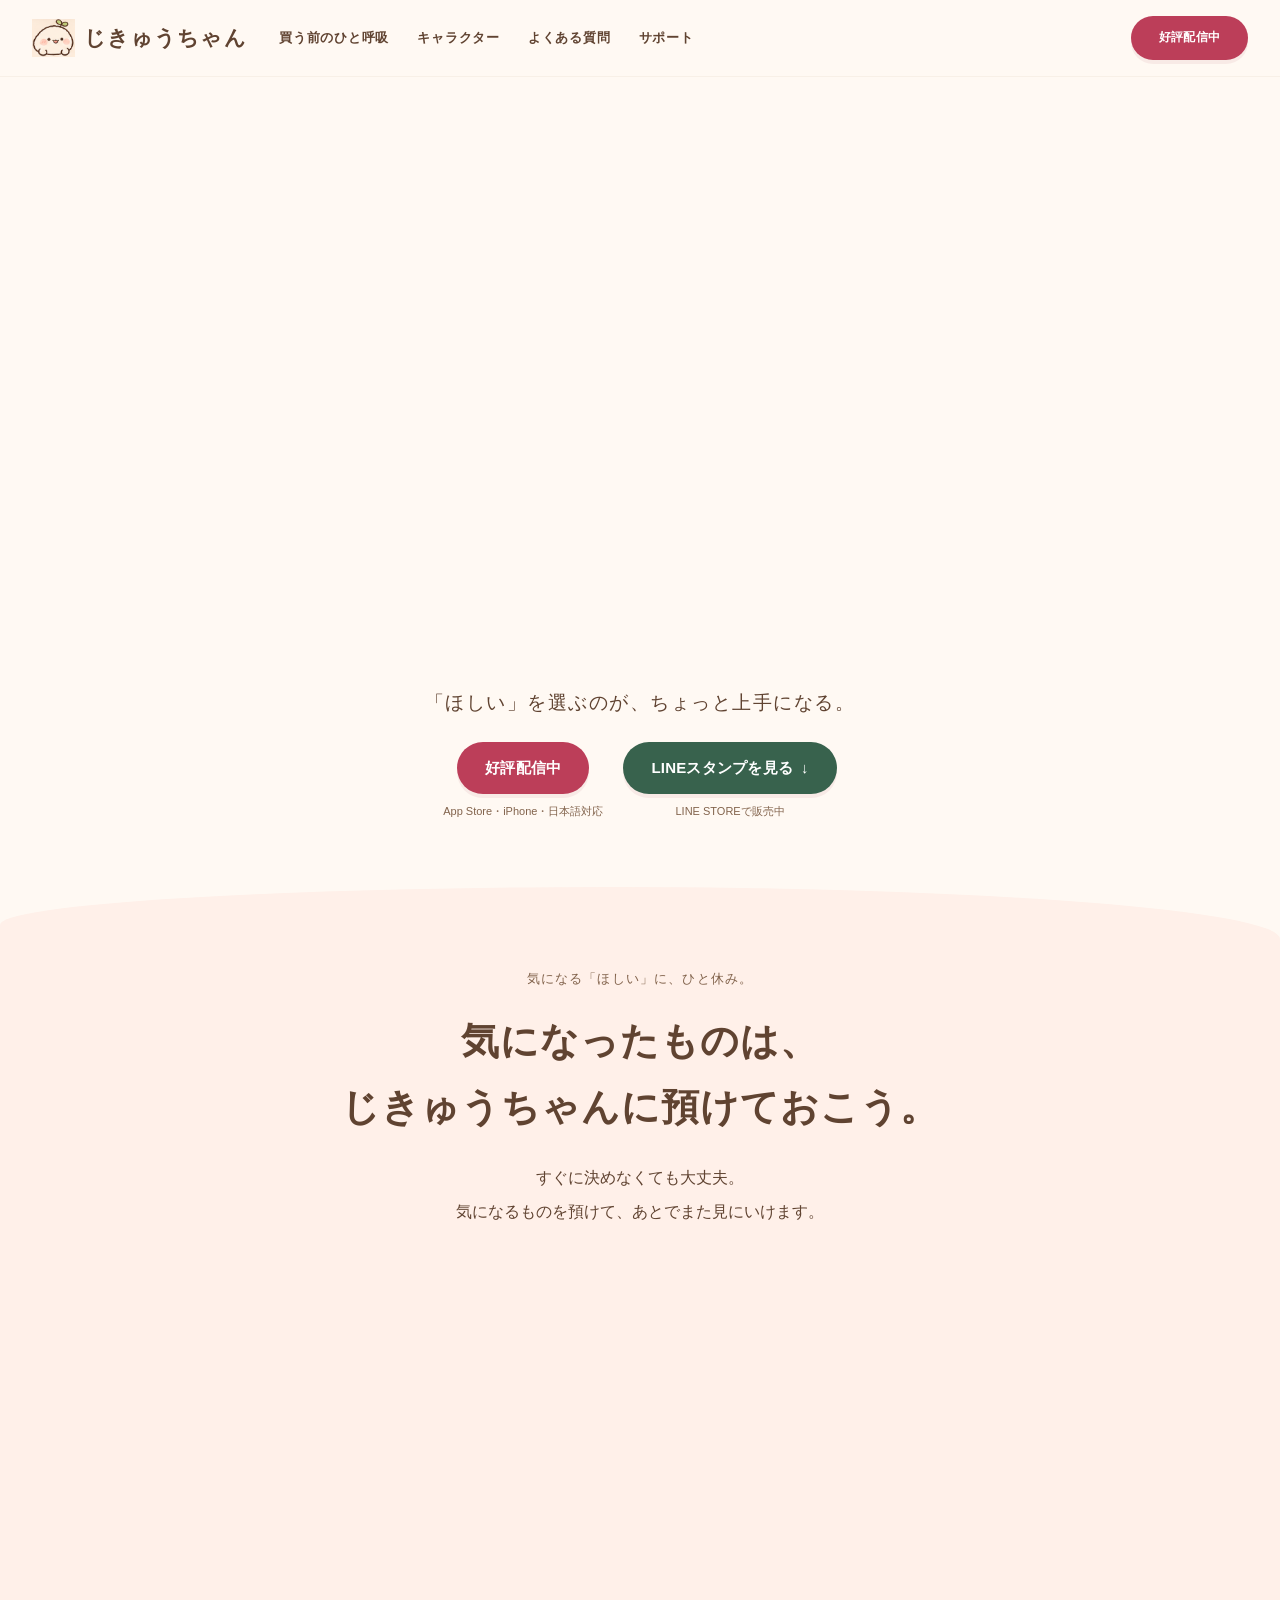
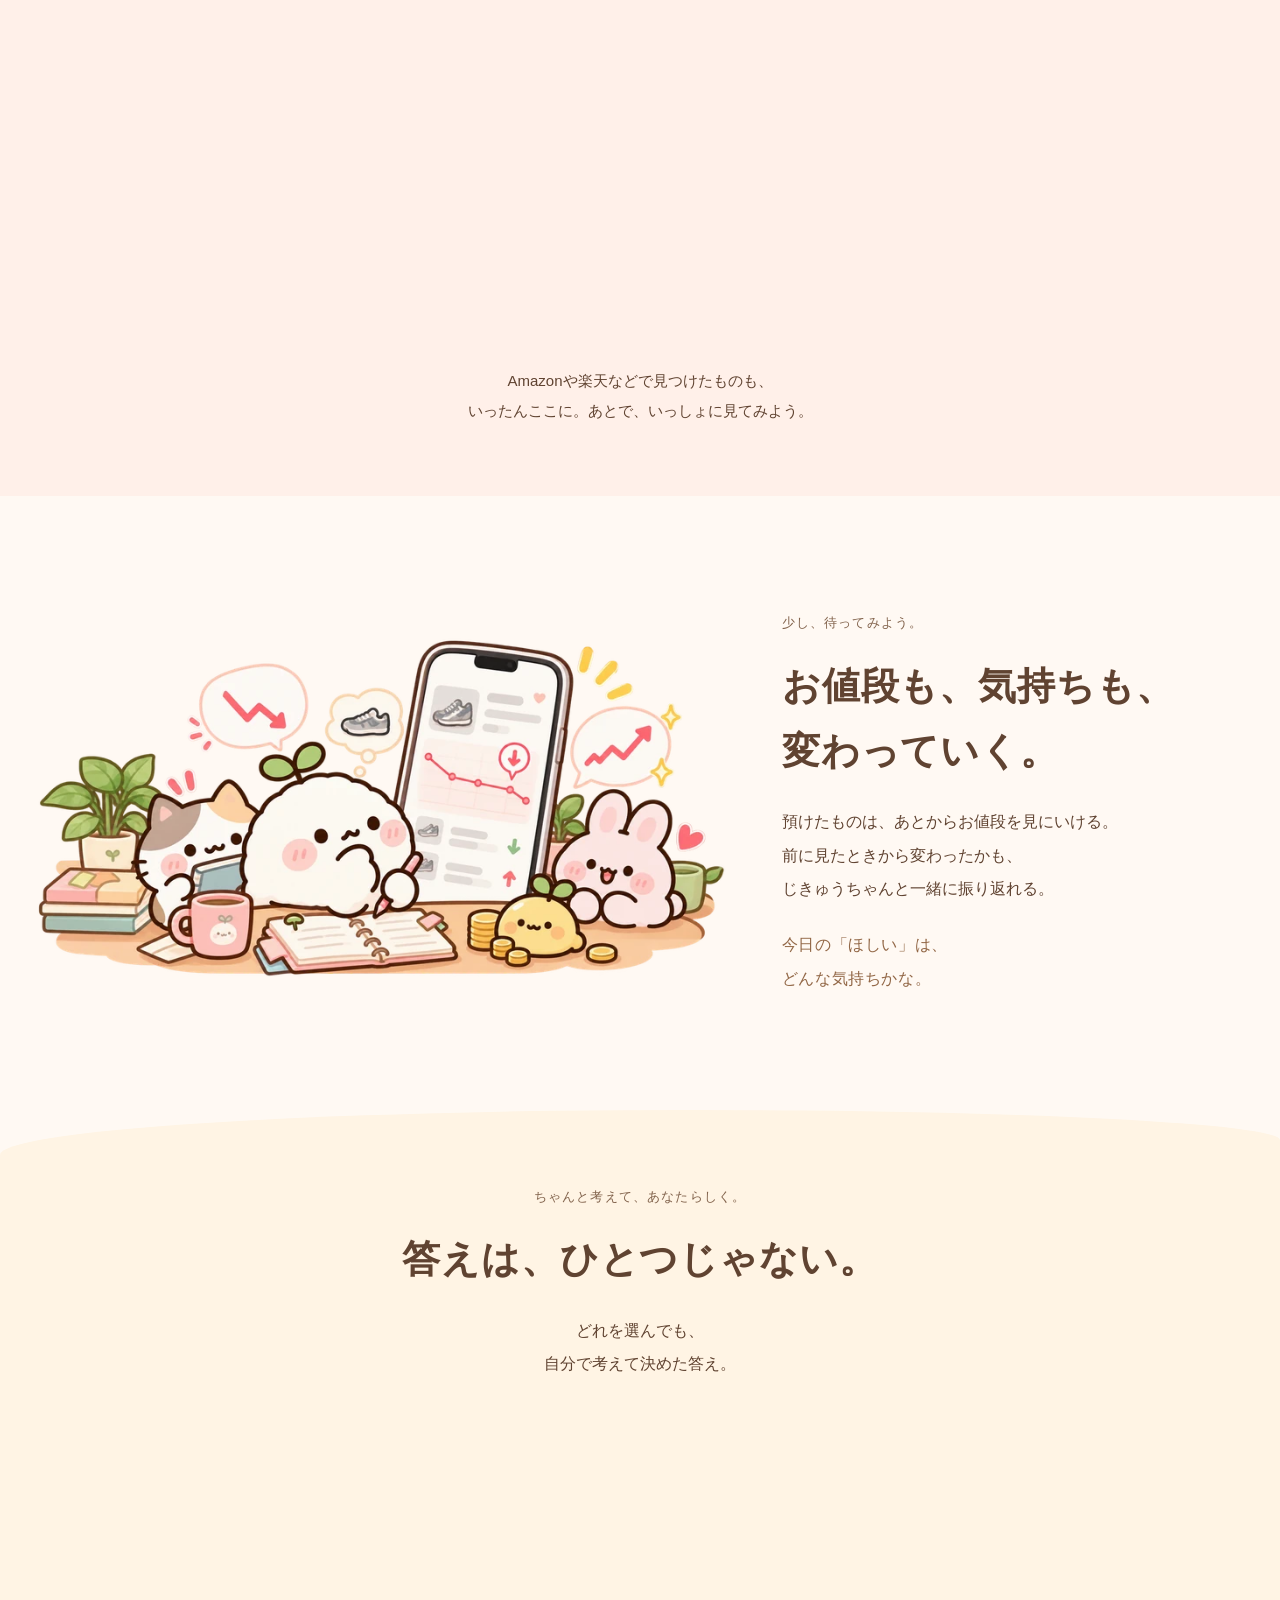
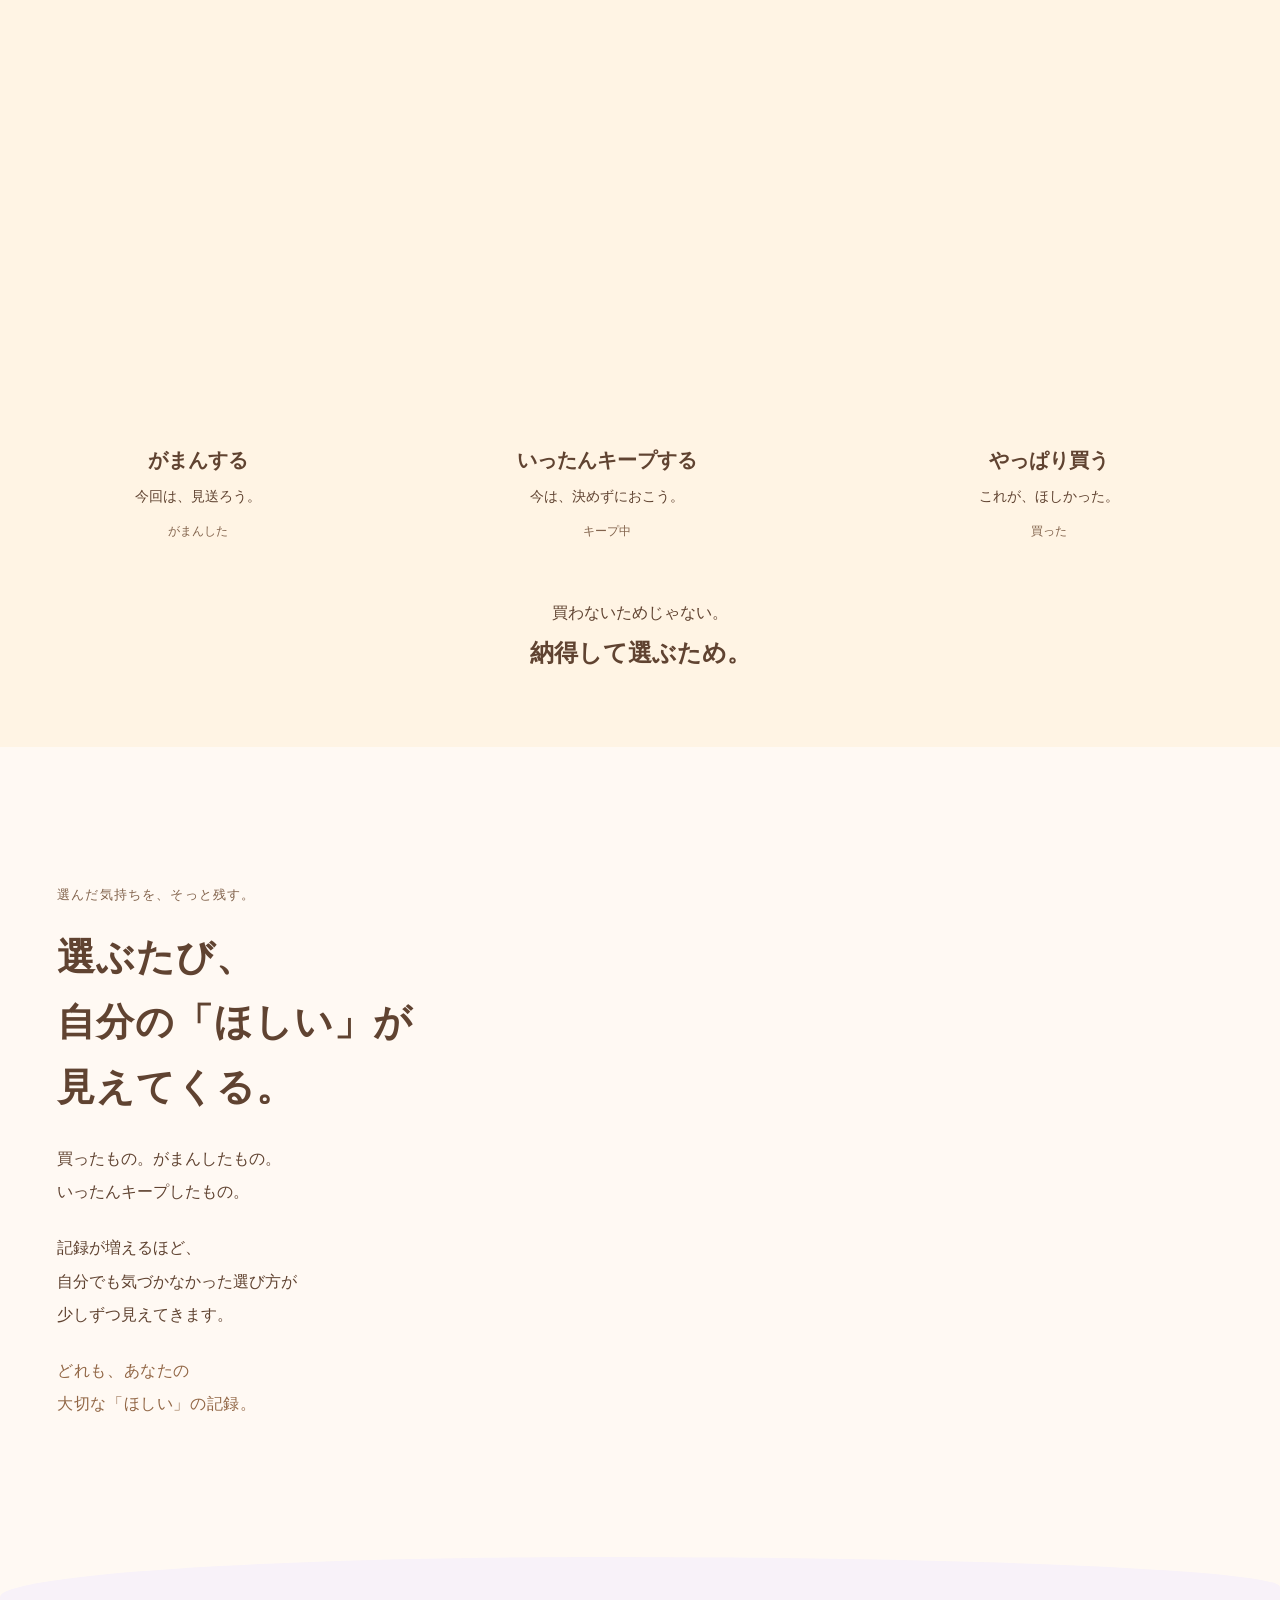
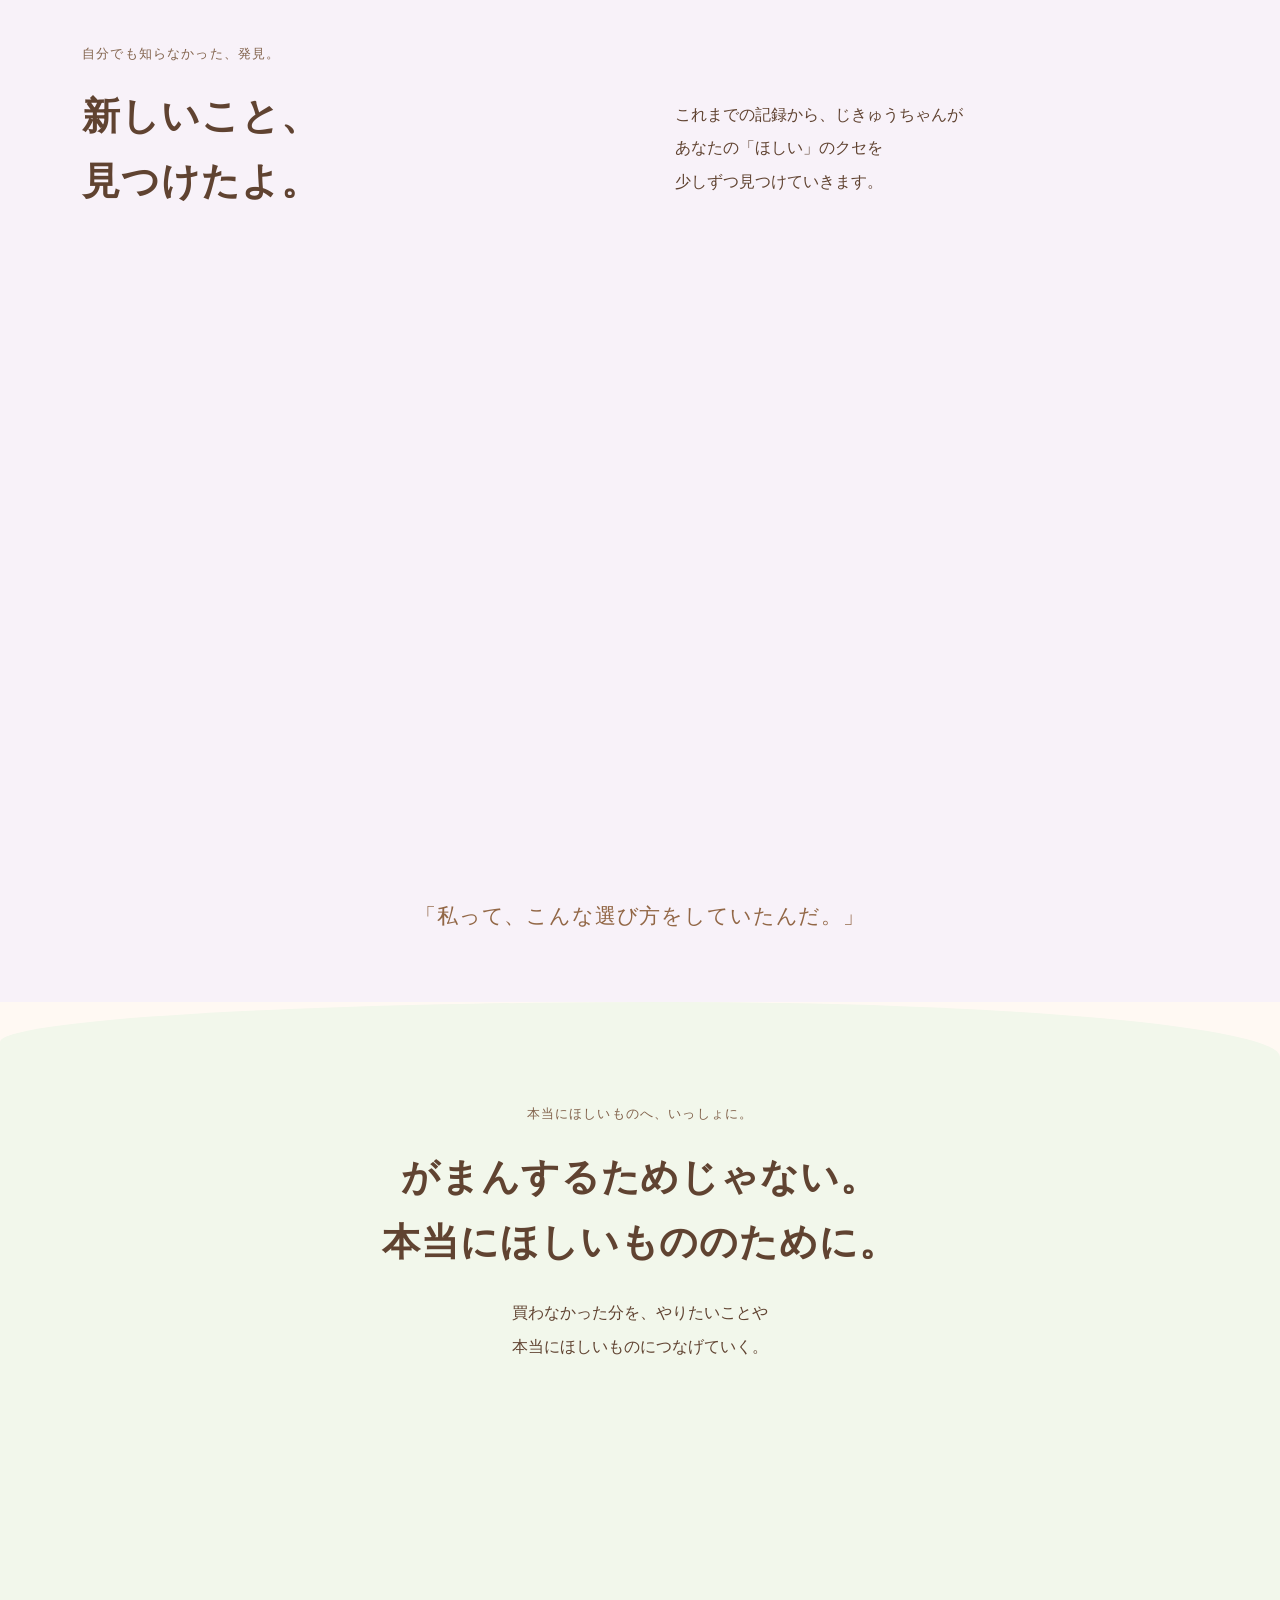
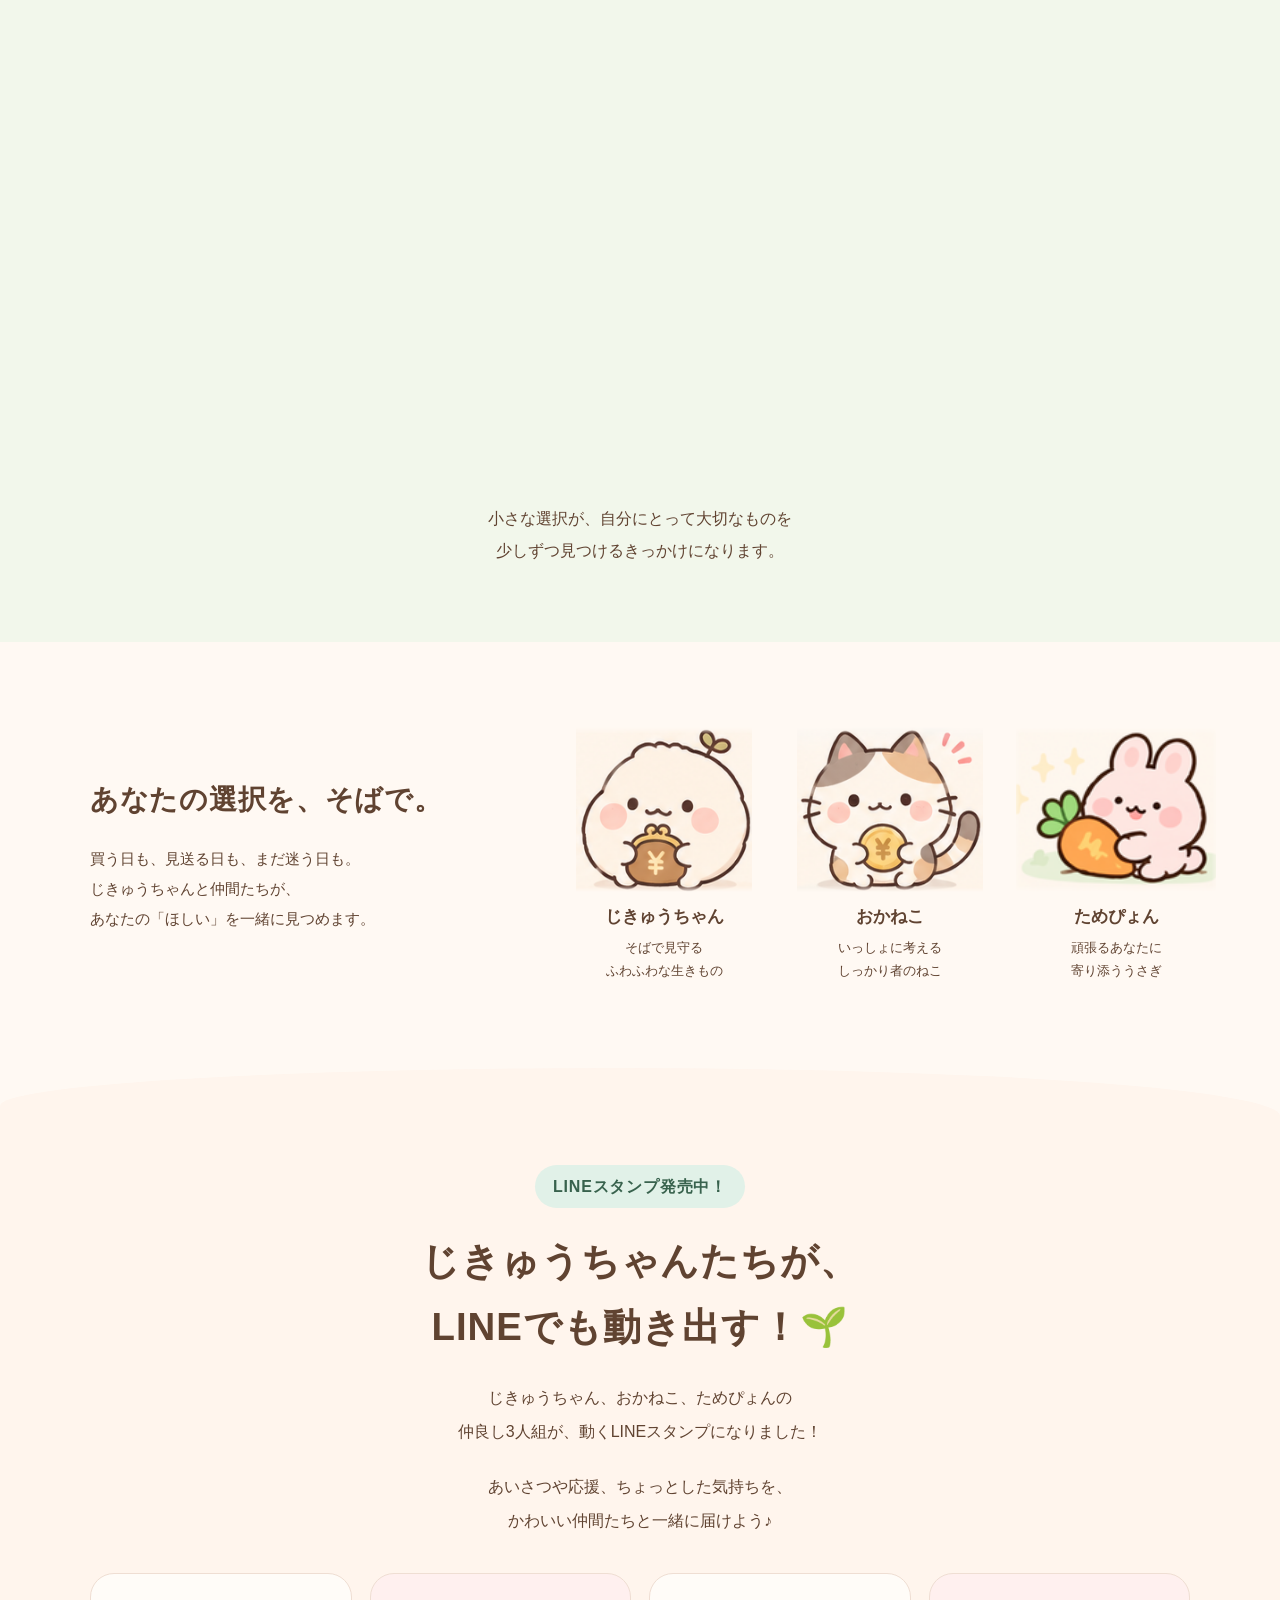
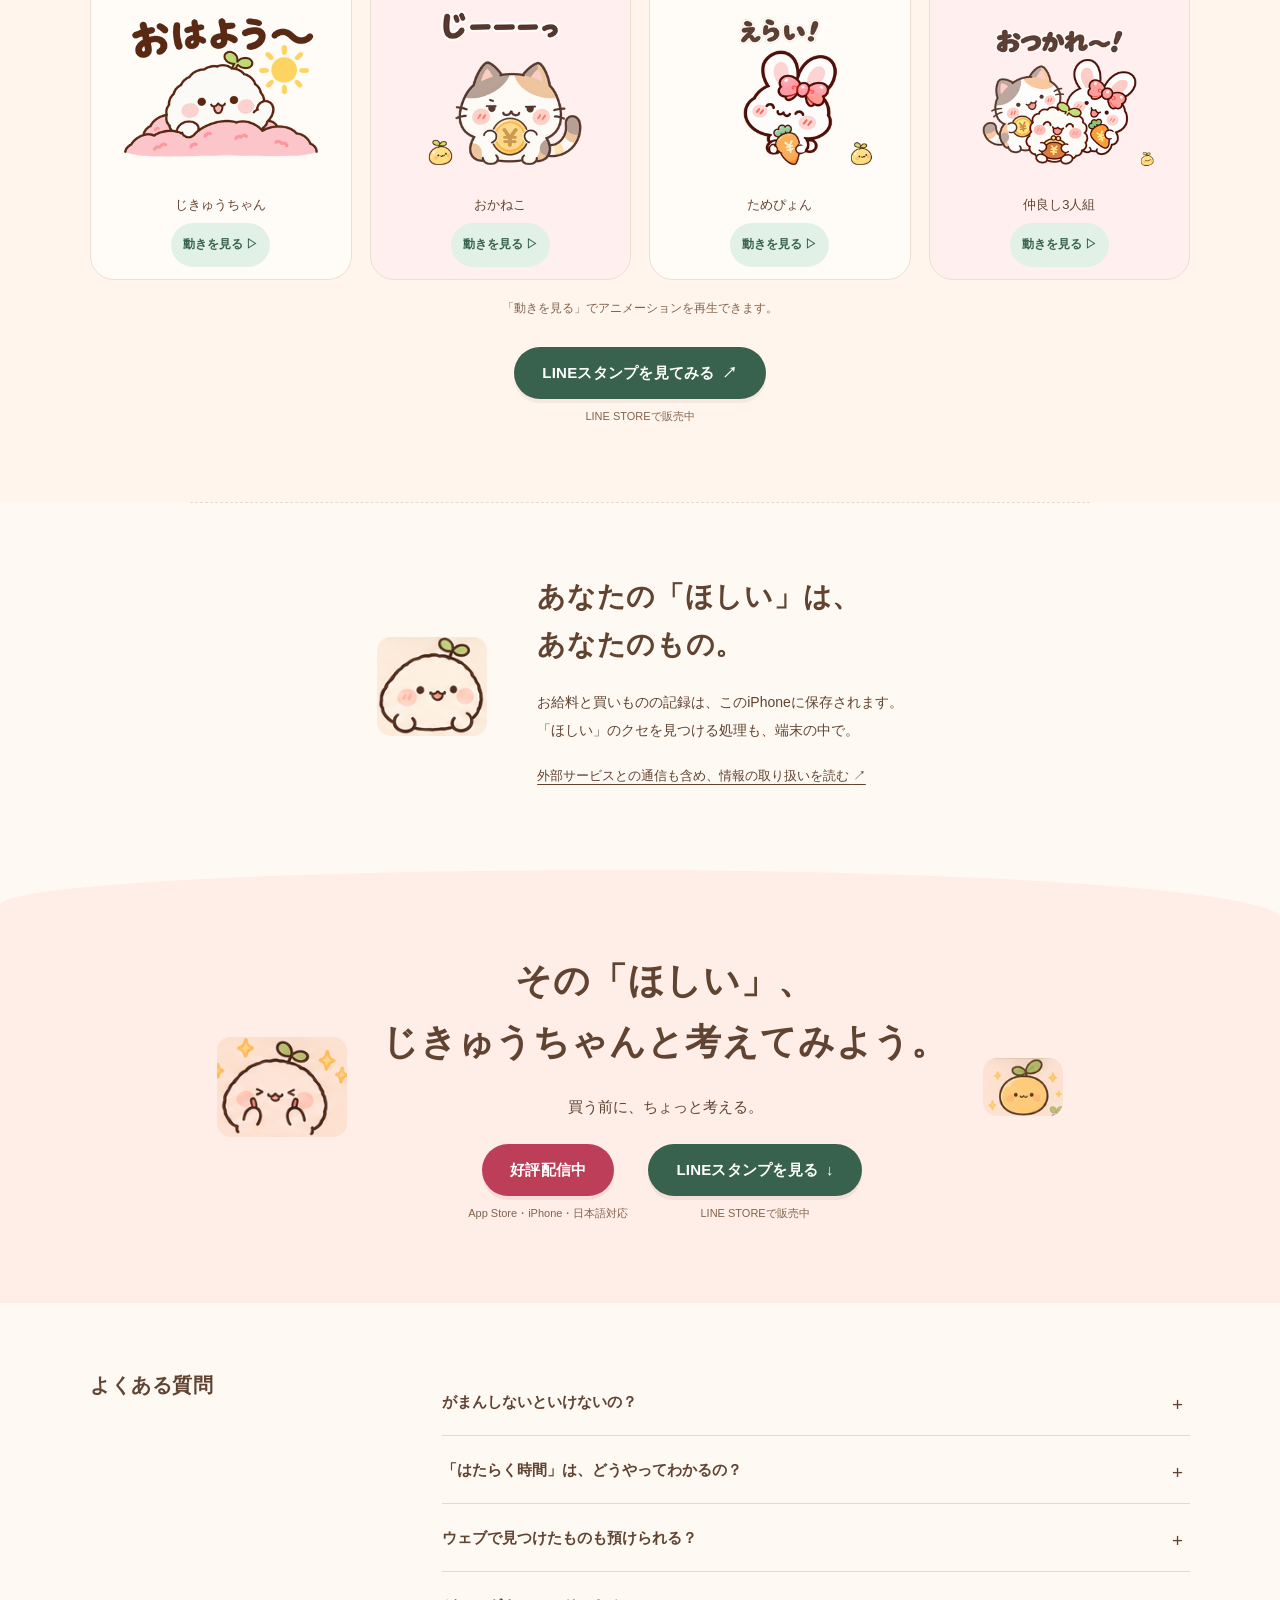
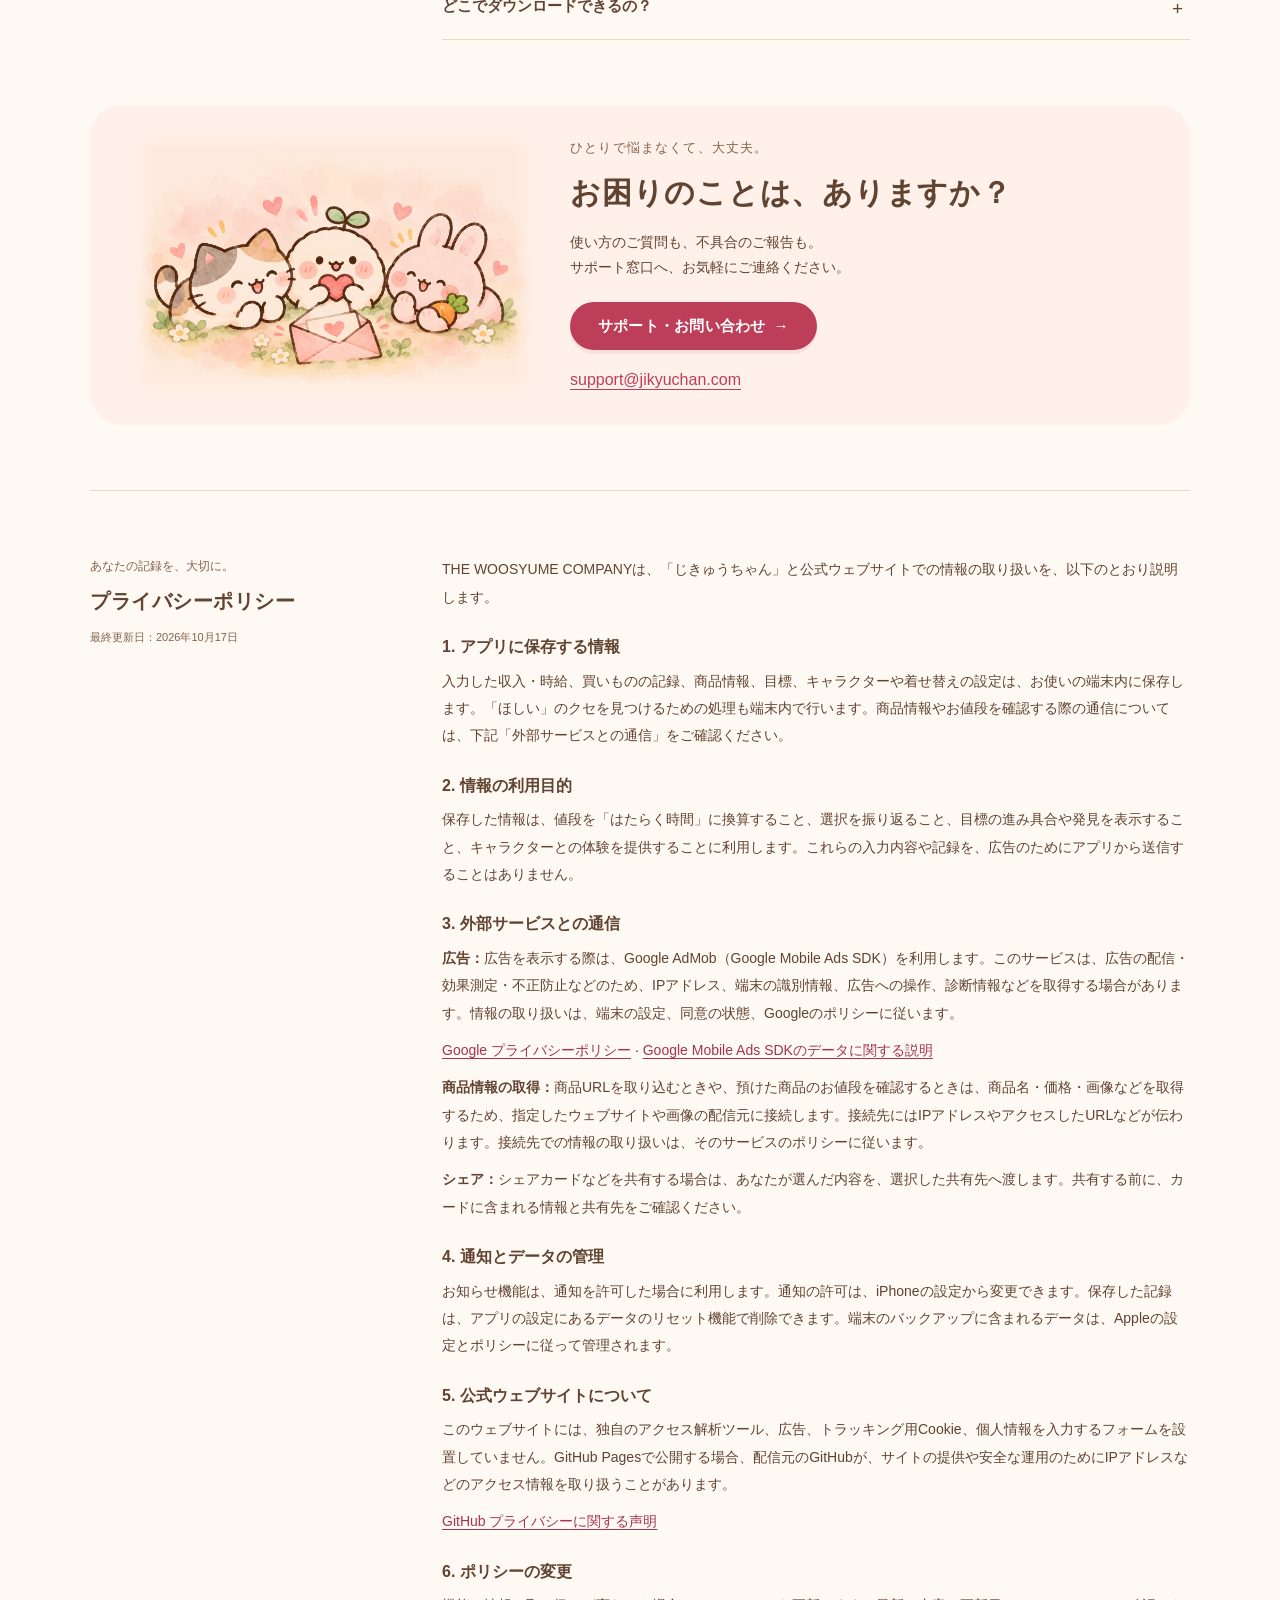
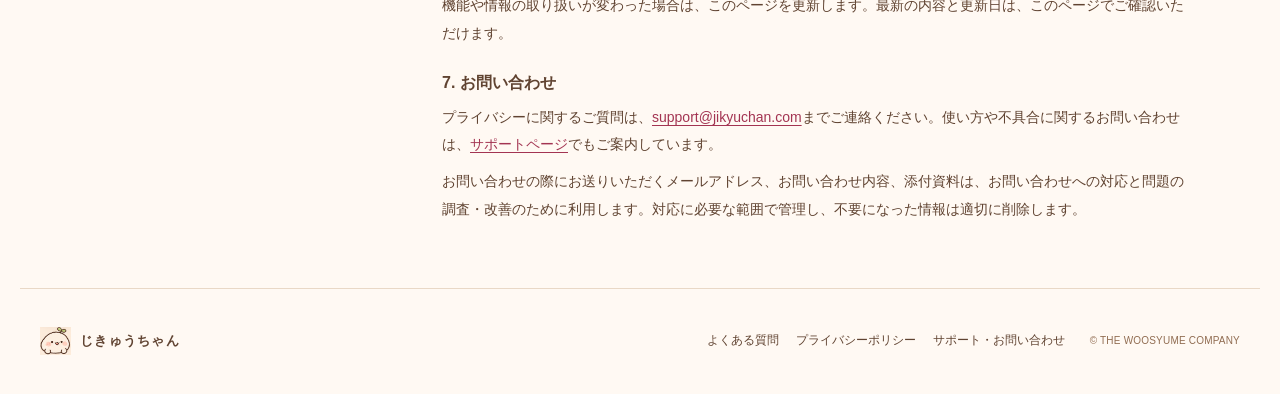
<file: index.html>
<!doctype html>
<html lang="ja">
<head>
  <meta charset="utf-8">
  <meta name="viewport" content="width=device-width, initial-scale=1">
  <meta name="theme-color" content="#fff8f2">
  <title>じきゅうちゃん｜買う前に、ちょっと考える。</title>
  <meta name="description" content="値段を「はたらく時間」にして、買う前にちょっと考えるiPhoneアプリ。気になったものを預け、お値段や選んだ記録を振り返りながら、自分の「ほしい」を見つけよう。App Storeで好評配信中。">
  <link rel="canonical" href="https://jikyuchan.com/">
  <meta property="og:type" content="website">
  <meta property="og:locale" content="ja_JP">
  <meta property="og:site_name" content="じきゅうちゃん">
  <meta property="og:title" content="じきゅうちゃん｜買う前に、ちょっと考える。">
  <meta property="og:description" content="値段を「はたらく時間」にして、買う前にちょっと考えるiPhoneアプリ。気になったものを預け、お値段や選んだ記録を振り返りながら、自分の「ほしい」を見つけよう。App Storeで好評配信中。">
  <meta property="og:url" content="https://jikyuchan.com/">
  <meta property="og:image" content="https://jikyuchan.com/assets/images/og-jikyuchan-released.png">
  <meta property="og:image:type" content="image/png">
  <meta property="og:image:width" content="1536">
  <meta property="og:image:height" content="1024">
  <meta property="og:image:alt" content="App Storeで好評配信中。じきゅうちゃん。その「ほしい」、何時間ぶん？ 値段を、あなたの「はたらく時間」に。">
  <meta name="twitter:card" content="summary_large_image">
  <meta name="twitter:title" content="じきゅうちゃん｜買う前に、ちょっと考える。">
  <meta name="twitter:description" content="値段を「はたらく時間」にして、買う前にちょっと考えるiPhoneアプリ。気になったものを預け、お値段や選んだ記録を振り返りながら、自分の「ほしい」を見つけよう。App Storeで好評配信中。">
  <meta name="twitter:image" content="https://jikyuchan.com/assets/images/og-jikyuchan-released.png">
  <meta name="twitter:image:alt" content="App Storeで好評配信中。じきゅうちゃん。その「ほしい」、何時間ぶん？ 値段を、あなたの「はたらく時間」に。">
  <script type="application/ld+json">
  {
    "@context": "https://schema.org",
    "@type": "WebSite",
    "name": "じきゅうちゃん",
    "alternateName": "jikyuchan.com",
    "url": "https://jikyuchan.com/"
  }
  </script>
  <link rel="icon" type="image/png" sizes="64x64" href="assets/images/favicon.png">
  <link rel="apple-touch-icon" sizes="152x152" href="assets/images/apple-touch-icon.png">
  <link rel="preload" as="image" type="image/webp" href="assets/images/yuru-hero-wide.webp" media="(min-width: 701px)" imagesrcset="assets/images/yuru-hero-wide-800.webp 800w, assets/images/yuru-hero-wide-1200.webp 1200w, assets/images/yuru-hero-wide.webp 1536w" imagesizes="(max-width: 1400px) calc(100vw - 32px), 1360px">
  <link rel="stylesheet" href="styles.css">
  <script src="site.js" defer></script>
</head>
<body>
  <a class="skip-link" href="#main">本文へ移動</a>
  <header class="site-header">
    <div class="header-inner">
      <a class="brand" href="#home" aria-label="じきゅうちゃん ホーム">
        <img src="assets/images/jikyuchan-normal.webp" width="123" height="110" alt="" srcset="assets/images/jikyuchan-normal-64.webp 64w, assets/images/jikyuchan-normal.webp 123w" sizes="(max-width: 700px) 35px, 43px" decoding="async">
        <span>じきゅうちゃん</span>
      </a>
      <button class="menu-toggle" type="button" aria-expanded="false" aria-controls="navigation" hidden>
        <span class="menu-lines" aria-hidden="true"></span><span class="sr-only">メニュー</span>
      </button>
      <nav id="navigation" aria-label="メインナビゲーション">
        <a href="#features">買う前のひと呼吸</a>
        <a href="#characters">キャラクター</a>
        <a href="#faq">よくある質問</a>
        <a href="support/">サポート</a>
      </nav>
      <a class="store-button header-store" href="https://apps.apple.com/jp/app/id6816579061" aria-label="好評配信中：App Storeでじきゅうちゃんをダウンロード">
        好評配信中
      </a>
    </div>
  </header>

  <main id="main">
    <section id="home" class="hero" aria-labelledby="hero-title">
      <h1 id="hero-title" class="sr-only">その「ほしい」、何時間ぶん？</h1>
      <p class="sr-only">買う前に、ちょっと考える。値段を「はたらく時間」にして、本当にほしいものを選ぶiPhoneアプリです。</p>
      <picture class="hero-painting soft-scene">
        <source media="(max-width: 700px)" srcset="assets/images/yuru-hero-mobile-620.webp 620w, assets/images/yuru-hero-mobile.webp 853w" sizes="calc(100vw - 16px)" width="853" height="1844">
        <img src="assets/images/yuru-hero-wide.webp" srcset="assets/images/yuru-hero-wide-800.webp 800w, assets/images/yuru-hero-wide-1200.webp 1200w, assets/images/yuru-hero-wide.webp 1536w" sizes="(max-width: 1400px) calc(100vw - 32px), 1360px" width="1536" height="720" alt="あたたかな窓辺で、じきゅうちゃんと買う前のひと呼吸。値段を、自分のはたらく時間に置きかえて考える、アプリの体験を描いたイラスト。" fetchpriority="high" decoding="async">
      </picture>
      <div class="hero-invitation"><p>「ほしい」を選ぶのが、<br class="mobile-break">ちょっと上手になる。</p><div class="cta-actions">
          <div class="cta-group"><a class="store-button" href="https://apps.apple.com/jp/app/id6816579061" aria-label="好評配信中：App Storeでじきゅうちゃんをダウンロード">好評配信中</a><span class="platform-note">App Store・iPhone・日本語対応</span></div>
          <div class="cta-group"><a class="store-button sticker-store" href="#line-stickers">LINEスタンプを見る <span aria-hidden="true">↓</span></a><span class="platform-note">LINE STOREで販売中</span></div>
        </div></div>
    </section>

    <div id="features" class="product-story">
      <section class="deposit-section" aria-labelledby="deposit-title"><div class="wrap">
        <div class="deposit-heading section-copy"><p class="eyebrow">気になる「ほしい」に、ひと休み。</p><h2 id="deposit-title">気になったものは、<br>じきゅうちゃんに預けておこう。</h2><p>すぐに決めなくても大丈夫。<br>気になるものを預けて、あとでまた見にいけます。</p></div>
        <picture class="deposit-painting soft-scene"><img src="assets/images/yuru-deposit.webp" srcset="assets/images/yuru-deposit-800.webp 800w, assets/images/yuru-deposit-1200.webp 1200w, assets/images/yuru-deposit.webp 1672w" sizes="(max-width: 1300px) calc(100vw - 32px), 1240px" width="1672" height="941" alt="じきゅうちゃん、おかねこ、ためぴょんが、気になるものを大事に預かるお部屋。共有から預ける体験を、商品とスマートフォンのイラストで紹介しています。" loading="lazy" decoding="async"></picture>
        <p class="scene-afterword">Amazonや楽天などで見つけたものも、<br>いったんここに。あとで、いっしょに見てみよう。</p>
      </div></section>

      <section class="price-section wrap" aria-labelledby="history-title">
        <div class="section-copy"><p class="eyebrow">少し、待ってみよう。</p><h2 id="history-title">お値段も、気持ちも、<br>変わっていく。</h2><p>預けたものは、あとからお値段を見にいける。<br>前に見たときから変わったかも、<br>じきゅうちゃんと一緒に振り返れる。</p><p class="handwritten-note">今日の「ほしい」は、<br>どんな気持ちかな。</p></div>
        <picture class="price-art illustration"><img src="assets/images/web_price_watch.webp" srcset="assets/images/web_price_watch-800.webp 800w, assets/images/web_price_watch-1200.webp 1200w, assets/images/web_price_watch.webp 1672w" sizes="(max-width: 700px) calc(100vw - 32px), (max-width: 1300px) 62vw, 760px" width="1672" height="940" alt="お茶とノートをそばに置いて、じきゅうちゃんと仲間たちがお値段や気持ちをゆっくり振り返る場面。" loading="lazy" decoding="async"></picture>
      </section>

      <section class="choice-section" aria-labelledby="decision-title"><div class="wrap">
        <div class="center-copy"><p class="eyebrow">ちゃんと考えて、あなたらしく。</p><h2 id="decision-title">答えは、ひとつじゃない。</h2><p>どれを選んでも、<br>自分で考えて決めた答え。</p></div>
        <img class="choice-wide illustration" src="assets/images/web_choice.webp" srcset="assets/images/web_choice-800.webp 800w, assets/images/web_choice-1200.webp 1200w, assets/images/web_choice.webp 1672w" sizes="(max-width: 1300px) calc(100vw - 48px), 1240px" width="1672" height="941" alt="がまんする、いったんキープする、やっぱり買う。じきゅうちゃんと仲間たちが、それぞれの選択に寄り添う三つの場面。" loading="lazy" decoding="async">
        <div class="choice-options">
          <article><img class="choice-mobile" src="assets/images/release-choice-pass.webp" width="463" height="655" alt="今回は見送るじきゅうちゃんとがまんまる。" loading="lazy" decoding="async"><h3>がまんする</h3><p>今回は、見送ろう。</p><small>がまんした</small></article>
          <article><img class="choice-mobile" src="assets/images/release-choice-keep.webp" width="640" height="664" alt="ノートを開いて、もう少し考えるじきゅうちゃんとおかねこ。" loading="lazy" decoding="async"><h3>いったんキープする</h3><p>今は、決めずにおこう。</p><small>キープ中</small></article>
          <article><img class="choice-mobile" src="assets/images/release-choice-buy.webp" width="555" height="664" alt="気に入った買いものを選んだじきゅうちゃんと仲間たち。" loading="lazy" decoding="async"><h3>やっぱり買う</h3><p>これが、ほしかった。</p><small>買った</small></article>
        </div><p class="choice-close">買わないためじゃない。<br><strong>納得して選ぶため。</strong></p>
      </div></section>

      <section class="summary-section wrap" aria-labelledby="summary-title">
        <div class="section-copy"><p class="eyebrow">選んだ気持ちを、そっと残す。</p><h2 id="summary-title">選ぶたび、<br>自分の「ほしい」が<br>見えてくる。</h2><p>買ったもの。がまんしたもの。<br>いったんキープしたもの。</p><p>記録が増えるほど、<br>自分でも気づかなかった選び方が<br>少しずつ見えてきます。</p><p class="handwritten-note">どれも、あなたの<br>大切な「ほしい」の記録。</p></div>
        <picture class="journal-painting soft-scene"><img src="assets/images/yuru-journal.webp" srcset="assets/images/yuru-journal-700.webp 700w, assets/images/yuru-journal-1000.webp 1000w, assets/images/yuru-journal.webp 1312w" sizes="(max-width: 700px) calc(100vw - 32px), (max-width: 1300px) 58vw, 710px" width="1312" height="1199" alt="あたたかなお部屋で、じきゅうちゃんがノートを開き、自分のほしいものや、やりたいことを書き留めるイラスト。" loading="lazy" decoding="async"></picture>
      </section>

      <section id="discovery" class="discovery-section" aria-labelledby="discovery-title"><div class="wrap">
        <div class="discovery-heading section-copy"><p class="eyebrow">自分でも知らなかった、発見。</p><h2 id="discovery-title">新しいこと、<br>見つけたよ。</h2><p>これまでの記録から、じきゅうちゃんが<br>あなたの「ほしい」のクセを<br>少しずつ見つけていきます。</p></div>
        <picture class="discovery-art illustration"><img src="assets/images/web_discovery.webp" srcset="assets/images/web_discovery-800.webp 800w, assets/images/web_discovery-1200.webp 1200w, assets/images/web_discovery.webp 1672w" sizes="(max-width: 1300px) calc(100vw - 32px), 1100px" width="1672" height="941" alt="虫めがねやノートを手に、じきゅうちゃんと仲間たちが記録から新しいことを見つける場面。" loading="lazy" decoding="async"></picture>
        <p class="discovery-whisper handwritten-note">「私って、こんな選び方をしていたんだ。」</p>
      </div></section>

      <section class="goal-section" aria-labelledby="goal-title"><div class="wrap">
        <div class="center-copy"><p class="eyebrow">本当にほしいものへ、いっしょに。</p><h2 id="goal-title">がまんするためじゃない。<br>本当にほしいもののために。</h2><p>買わなかった分を、やりたいことや<br>本当にほしいものにつなげていく。</p></div>
        <picture class="goal-art illustration"><img src="assets/images/web_goal.webp" srcset="assets/images/web_goal-800.webp 800w, assets/images/web_goal-1200.webp 1200w, assets/images/web_goal.webp 1672w" sizes="(max-width: 1300px) calc(100vw - 32px), 1240px" width="1672" height="941" alt="旅や好きなもの、本など大切にしたいことを思い浮かべながら、じきゅうちゃんと仲間たちが明るい道を歩いていく場面。" loading="lazy" decoding="async"></picture>
        <p class="goal-close">小さな選択が、自分にとって大切なものを<br>少しずつ見つけるきっかけになります。</p>
      </div></section>
    </div>
    <section id="characters" class="character-section" aria-labelledby="character-title">
      <div class="character-copy">
        <h2 id="character-title">あなたの選択を、そばで。</h2>
        <p>買う日も、見送る日も、まだ迷う日も。<br>じきゅうちゃんと仲間たちが、<br>あなたの「ほしい」を一緒に見つめます。</p>

      </div>
      <div class="character-lineup">
        <figure>
          <img src="assets/images/jikyuchan.webp" width="197" height="185" alt="小さな芽とふわふわなからだのじきゅうちゃん" loading="lazy" srcset="assets/images/jikyuchan-100.webp 100w, assets/images/jikyuchan.webp 197w" sizes="(max-width: 700px) 100px, 180px" decoding="async">
          <figcaption><h3>じきゅうちゃん</h3><p>そばで見守る<br>ふわふわな生きもの</p></figcaption>
        </figure>
        <figure>
          <img src="assets/images/okaneko.webp" width="208" height="184" alt="お金といっしょに暮らす三毛ねこのおかねこ" loading="lazy" srcset="assets/images/okaneko-104.webp 104w, assets/images/okaneko.webp 208w" sizes="(max-width: 700px) 100px, 180px" decoding="async">
          <figcaption><h3>おかねこ</h3><p>いっしょに考える<br>しっかり者のねこ</p></figcaption>
        </figure>
        <figure>
          <img src="assets/images/tamepyon-light.webp" width="145" height="120" alt="にんじんを抱えた、ピンクのうさぎのためぴょん" loading="lazy" srcset="assets/images/tamepyon-light-112.webp 112w, assets/images/tamepyon-light.webp 145w" sizes="(max-width: 700px) 100px, 180px" decoding="async">
          <figcaption><h3>ためぴょん</h3><p>頑張るあなたに<br>寄り添ううさぎ</p></figcaption>
        </figure>
      </div>
    </section>

    <section id="line-stickers" class="sticker-section" aria-labelledby="sticker-title">
      <div class="wrap">
        <div class="center-copy">
          <p class="sticker-label">LINEスタンプ発売中！</p>
          <h2 id="sticker-title">じきゅうちゃんたちが、<br>LINEでも動き出す！🌱</h2>
          <p>じきゅうちゃん、おかねこ、ためぴょんの<br class="sticker-wide-break">仲良し3人組が、動くLINEスタンプになりました！</p>
          <p>あいさつや応援、ちょっとした気持ちを、<br class="sticker-wide-break">かわいい仲間たちと一緒に届けよう♪</p>
        </div>
        <div class="sticker-grid">
          <figure class="sticker-card">
            <img src="assets/images/line-sticker-morning.webp" width="370" height="300" alt="「おはよう〜」ピンクの雲から顔を出すじきゅうちゃんと太陽のスタンプ" loading="lazy" decoding="async">
            <figcaption><span>じきゅうちゃん</span><button type="button" class="sticker-play" data-animation="assets/images/line-sticker-morning-animated.webp" data-duration="3000" aria-label="じきゅうちゃんのスタンプの動きを見る" aria-pressed="false" hidden>動きを見る <span aria-hidden="true">▷</span></button></figcaption>
          </figure>
          <figure class="sticker-card">
            <img src="assets/images/line-sticker-okaneko.webp" width="370" height="300" alt="「じーーーっ」円マークのコインを抱えて見つめるおかねこのスタンプ" loading="lazy" decoding="async">
            <figcaption><span>おかねこ</span><button type="button" class="sticker-play" data-animation="assets/images/line-sticker-okaneko-animated.webp" data-duration="3000" aria-label="おかねこのスタンプの動きを見る" aria-pressed="false" hidden>動きを見る <span aria-hidden="true">▷</span></button></figcaption>
          </figure>
          <figure class="sticker-card">
            <img src="assets/images/line-sticker-tamepyon.webp" width="370" height="300" alt="「えらい！」リボンとにんじんを身につけたためぴょんのスタンプ" loading="lazy" decoding="async">
            <figcaption><span>ためぴょん</span><button type="button" class="sticker-play" data-animation="assets/images/line-sticker-tamepyon-animated.webp" data-duration="3000" aria-label="ためぴょんのスタンプの動きを見る" aria-pressed="false" hidden>動きを見る <span aria-hidden="true">▷</span></button></figcaption>
          </figure>
          <figure class="sticker-card">
            <img src="assets/images/line-sticker-friends.webp" width="370" height="300" alt="「おつかれ〜！」じきゅうちゃん、おかねこ、ためぴょんが寄り添うスタンプ" loading="lazy" decoding="async">
            <figcaption><span>仲良し3人組</span><button type="button" class="sticker-play" data-animation="assets/images/line-sticker-friends-animated.webp" data-duration="3000" aria-label="仲良し3人組のスタンプの動きを見る" aria-pressed="false" hidden>動きを見る <span aria-hidden="true">▷</span></button></figcaption>
          </figure>
        </div>
        <p class="sticker-note" id="sticker-preview-note" role="status">スタンプの静止画プレビューです。</p>
        <div class="sticker-cta">
          <div class="cta-group">
            <a class="store-button sticker-store" href="https://line.me/S/sticker/37139155" target="_blank" rel="noopener noreferrer" aria-describedby="sticker-new-tab">LINEスタンプを見てみる <span aria-hidden="true">↗</span></a>
            <span class="platform-note">LINE STOREで販売中</span>
          </div>
          <span class="sr-only" id="sticker-new-tab">新しいタブでLINE STOREを開きます。</span>
        </div>
      </div>
    </section>

    <section class="privacy-story" aria-labelledby="privacy-story-title"><img class="artwork" src="assets/images/jikyuchan-normal.webp" width="123" height="110" alt="" loading="lazy" decoding="async"><div><h2 id="privacy-story-title">あなたの「ほしい」は、<br>あなたのもの。</h2><p>お給料と買いものの記録は、このiPhoneに保存されます。<br>「ほしい」のクセを見つける処理も、端末の中で。</p><a href="#privacy">外部サービスとの通信も含め、情報の取り扱いを読む <span aria-hidden="true">↗</span></a></div></section>

    <section class="final-cta" aria-labelledby="final-title">
      <img class="final-character artwork" src="assets/images/jikyuchan-happy.webp" width="146" height="113" alt="よろこぶじきゅうちゃん" loading="lazy" srcset="assets/images/jikyuchan-happy-74.webp 74w, assets/images/jikyuchan-happy.webp 146w" sizes="(max-width: 700px) 100px, 130px" decoding="async">
      <div><h2 id="final-title">その「ほしい」、<br>じきゅうちゃんと考えてみよう。</h2><p>買う前に、ちょっと考える。</p><div class="cta-actions">
          <div class="cta-group"><a class="store-button" href="https://apps.apple.com/jp/app/id6816579061" aria-label="好評配信中：App Storeでじきゅうちゃんをダウンロード">好評配信中</a><span class="platform-note">App Store・iPhone・日本語対応</span></div>
          <div class="cta-group"><a class="store-button sticker-store" href="#line-stickers">LINEスタンプを見る <span aria-hidden="true">↓</span></a><span class="platform-note">LINE STOREで販売中</span></div>
        </div></div>
      <img class="final-gaman artwork" src="assets/images/gamanmaru.webp" width="209" height="151" alt="がまんまる" loading="lazy" srcset="assets/images/gamanmaru-106.webp 106w, assets/images/gamanmaru.webp 209w" sizes="90px" decoding="async">
    </section>

    <section id="faq" class="faq-section" aria-labelledby="faq-title">
      <h2 id="faq-title">よくある質問</h2>
      <div class="faq-list">
        <details><summary>がまんしないといけないの？</summary><p>がまんするのが正解とは限りません。いったんキープしても、やっぱり買っても大丈夫。じきゅうちゃんは、一度立ち止まって、自分にとって本当にほしいものを選ぶためのアプリです。</p></details>
        <details><summary>「はたらく時間」は、どうやってわかるの？</summary><p>値段を、設定した時給で割って時間に換算します。たとえば時給2,000円なら、12,800円は6時間24分です。</p></details>
        <details><summary>ウェブで見つけたものも預けられる？</summary><p>Amazon.co.jpや楽天市場などの商品ページから、共有でじきゅうちゃんを選んで取り込めます。商品情報を取得できない場合は、見つからなかったところを自分で入力できます。</p></details>
        <details><summary>どこでダウンロードできるの？</summary><p>iPhone向けの日本語アプリとして、<a href="https://apps.apple.com/jp/app/id6816579061">App Storeで好評配信中</a>です。</p></details>
      </div>
    </section>
    <aside class="support-invitation" aria-labelledby="support-invitation-title">
      <img src="assets/images/support-friends.png" width="1536" height="1024" alt="" loading="lazy" decoding="async">
      <div><p class="eyebrow">ひとりで悩まなくて、大丈夫。</p><h2 id="support-invitation-title">お困りのことは、ありますか？</h2><p>使い方のご質問も、不具合のご報告も。<br>サポート窓口へ、お気軽にご連絡ください。</p><a class="store-button" href="support/">サポート・お問い合わせ <span aria-hidden="true">→</span></a><a class="support-email" href="mailto:support@jikyuchan.com">support@jikyuchan.com</a></div>
    </aside>
    <section id="privacy" class="privacy-section" aria-labelledby="privacy-title">
      <div class="privacy-heading">
        <p class="privacy-kicker">あなたの記録を、大切に。</p>
        <h2 id="privacy-title">プライバシーポリシー</h2>
        <p class="privacy-updated">最終更新日：<time datetime="2026-10-17">2026年10月17日</time></p>
      </div>
      <div class="privacy-content">
        <p class="privacy-intro">THE WOOSYUME COMPANYは、「じきゅうちゃん」と公式ウェブサイトでの情報の取り扱いを、以下のとおり説明します。</p>
        <article>
          <h3>1. アプリに保存する情報</h3>
          <p>入力した収入・時給、買いものの記録、商品情報、目標、キャラクターや着せ替えの設定は、お使いの端末内に保存します。「ほしい」のクセを見つけるための処理も端末内で行います。商品情報やお値段を確認する際の通信については、下記「外部サービスとの通信」をご確認ください。</p>
        </article>
        <article>
          <h3>2. 情報の利用目的</h3>
          <p>保存した情報は、値段を「はたらく時間」に換算すること、選択を振り返ること、目標の進み具合や発見を表示すること、キャラクターとの体験を提供することに利用します。これらの入力内容や記録を、広告のためにアプリから送信することはありません。</p>
        </article>
        <article>
          <h3>3. 外部サービスとの通信</h3>
          <p><strong>広告：</strong>広告を表示する際は、Google AdMob（Google Mobile Ads SDK）を利用します。このサービスは、広告の配信・効果測定・不正防止などのため、IPアドレス、端末の識別情報、広告への操作、診断情報などを取得する場合があります。情報の取り扱いは、端末の設定、同意の状態、Googleのポリシーに従います。</p>
          <p><a href="https://policies.google.com/privacy?hl=ja" target="_blank" rel="noopener noreferrer">Google プライバシーポリシー</a> · <a href="https://developers.google.com/admob/ios/privacy/data-disclosure?hl=ja" target="_blank" rel="noopener noreferrer">Google Mobile Ads SDKのデータに関する説明</a></p>
          <p><strong>商品情報の取得：</strong>商品URLを取り込むときや、預けた商品のお値段を確認するときは、商品名・価格・画像などを取得するため、指定したウェブサイトや画像の配信元に接続します。接続先にはIPアドレスやアクセスしたURLなどが伝わります。接続先での情報の取り扱いは、そのサービスのポリシーに従います。</p>
          <p><strong>シェア：</strong>シェアカードなどを共有する場合は、あなたが選んだ内容を、選択した共有先へ渡します。共有する前に、カードに含まれる情報と共有先をご確認ください。</p>
        </article>
        <article>
          <h3>4. 通知とデータの管理</h3>
          <p>お知らせ機能は、通知を許可した場合に利用します。通知の許可は、iPhoneの設定から変更できます。保存した記録は、アプリの設定にあるデータのリセット機能で削除できます。端末のバックアップに含まれるデータは、Appleの設定とポリシーに従って管理されます。</p>
        </article>
        <article>
          <h3>5. 公式ウェブサイトについて</h3>
          <p>このウェブサイトには、独自のアクセス解析ツール、広告、トラッキング用Cookie、個人情報を入力するフォームを設置していません。GitHub Pagesで公開する場合、配信元のGitHubが、サイトの提供や安全な運用のためにIPアドレスなどのアクセス情報を取り扱うことがあります。</p>
          <p><a href="https://docs.github.com/en/site-policy/privacy-policies/github-general-privacy-statement" target="_blank" rel="noopener noreferrer">GitHub プライバシーに関する声明</a></p>
        </article>
        <article>
          <h3>6. ポリシーの変更</h3>
          <p>機能や情報の取り扱いが変わった場合は、このページを更新します。最新の内容と更新日は、このページでご確認いただけます。</p>
        </article>
        <article>
          <h3>7. お問い合わせ</h3>
          <p>プライバシーに関するご質問は、<a href="mailto:support@jikyuchan.com">support@jikyuchan.com</a>までご連絡ください。使い方や不具合に関するお問い合わせは、<a href="support/">サポートページ</a>でもご案内しています。</p><p>お問い合わせの際にお送りいただくメールアドレス、お問い合わせ内容、添付資料は、お問い合わせへの対応と問題の調査・改善のために利用します。対応に必要な範囲で管理し、不要になった情報は適切に削除します。</p>
        </article>
      </div>
    </section>
  </main>

  <footer class="site-footer">
    <a class="brand footer-brand" href="#home"><img src="assets/images/jikyuchan-normal.webp" width="123" height="110" alt="" srcset="assets/images/jikyuchan-normal-64.webp 64w, assets/images/jikyuchan-normal.webp 123w" sizes="(max-width: 700px) 35px, 43px" decoding="async" loading="lazy"><span>じきゅうちゃん</span></a>
    <nav aria-label="フッターナビゲーション"><a href="#faq">よくある質問</a><a href="#privacy">プライバシーポリシー</a><a href="support/">サポート・お問い合わせ</a></nav>
    <small>© THE WOOSYUME COMPANY</small>
  </footer>

  <svg class="symbol-library" aria-hidden="true" xmlns="http://www.w3.org/2000/svg"><defs>
    <clipPath id="hero-text-cutout" clipPathUnits="objectBoundingBox"><path clip-rule="evenodd" d="M0 0H1V1H0Z M.60 .19H.835V.32H.60Z M.55 .335H.90V.46H.55Z M.59 .485H.85V.565H.59Z"/></clipPath>
    <path id="apple-symbol" d="M15.9 4.1c.9-1 1.5-2.4 1.4-3.7-1.3.1-2.9.9-3.8 1.9-.8.9-1.5 2.3-1.3 3.6 1.4.1 2.8-.7 3.7-1.8ZM20.3 16.7c-.5 1.2-.8 1.8-1.5 2.9-1 1.5-2.4 3.3-4.1 3.3-1.5 0-1.9-1-3.9-1-2.1 0-2.5 1-4 1-1.7 0-3.1-1.6-4.1-3.1C0 15.8-.1 10.8 1.6 8.3c1.2-1.8 3.1-2.8 4.9-2.8 1.8 0 2.8 1 4.3 1 1.4 0 2.3-1 4.3-1 1.6 0 3.3.9 4.5 2.3-4 2.2-3.4 7.8.7 8.9Z"/>
  </defs></svg>
</body>
</html>
</file>
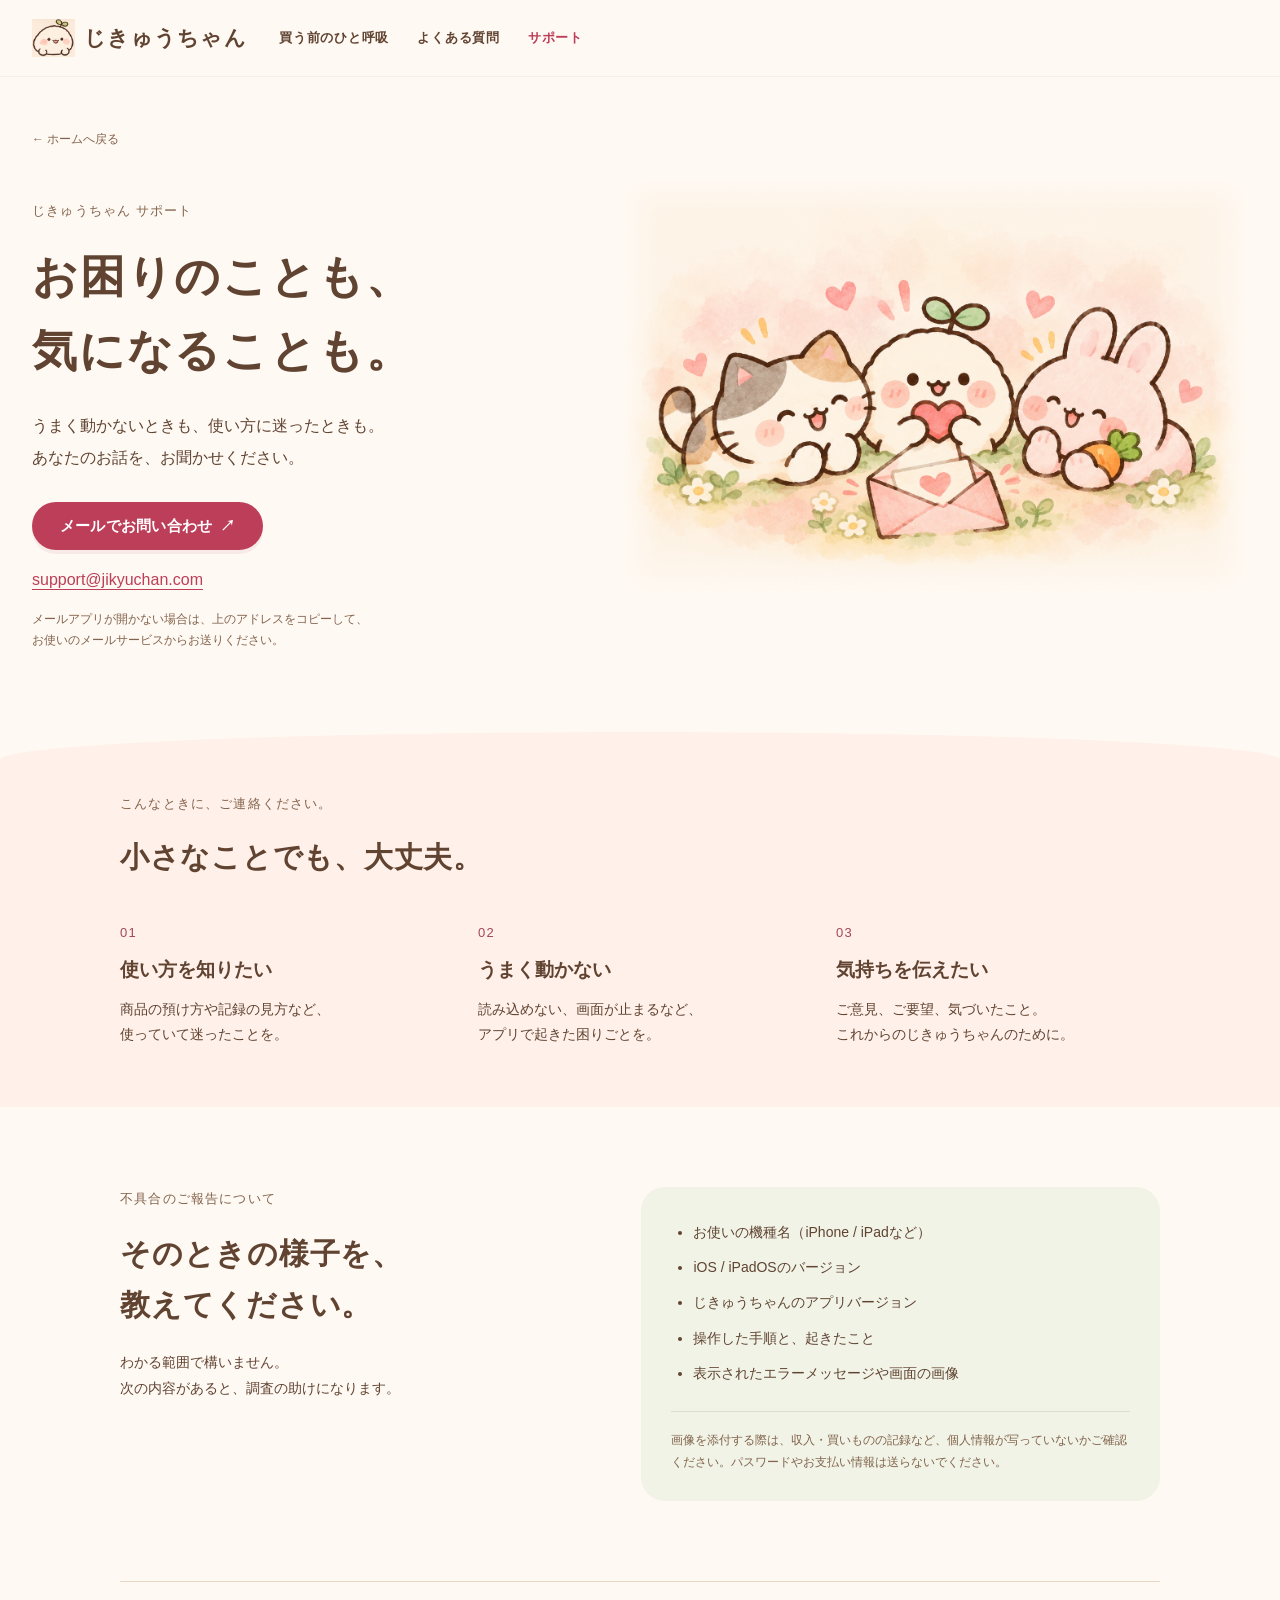
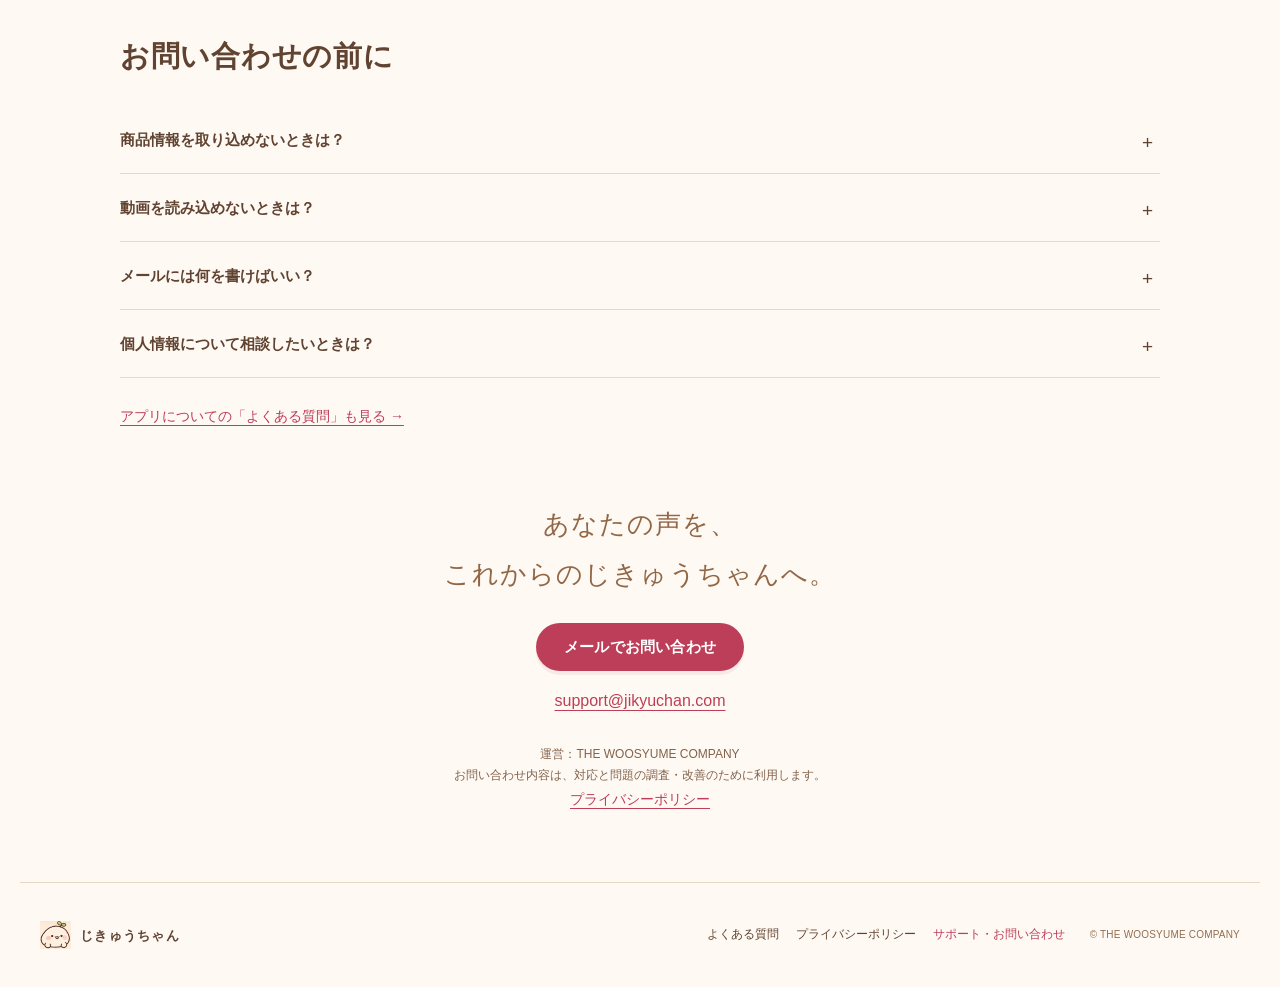
<file: support/index.html>
<!doctype html>
<html lang="ja">
<head>
  <meta charset="utf-8">
  <meta name="viewport" content="width=device-width, initial-scale=1">
  <meta name="theme-color" content="#fff9f3">
  <title>じきゅうちゃん｜サポート・お問い合わせ</title>
  <meta name="description" content="じきゅうちゃんの使い方に関するご質問、不具合のご報告、ご意見・ご要望はこちら。support@jikyuchan.comでお問い合わせを受け付けています。">
  <link rel="canonical" href="https://jikyuchan.com/support/">
  <meta property="og:type" content="website">
  <meta property="og:locale" content="ja_JP">
  <meta property="og:site_name" content="じきゅうちゃん">
  <meta property="og:title" content="じきゅうちゃん｜サポート・お問い合わせ">
  <meta property="og:description" content="お困りのことも、気になることも。じきゅうちゃんのサポート窓口へ、お気軽にご連絡ください。">
  <meta property="og:url" content="https://jikyuchan.com/support/">
  <meta property="og:image" content="https://jikyuchan.com/assets/images/support-friends.png">
  <meta property="og:image:alt" content="手紙を囲む、じきゅうちゃんと仲間たち">
  <meta name="twitter:card" content="summary_large_image">
  <meta name="twitter:title" content="じきゅうちゃん｜サポート・お問い合わせ">
  <meta name="twitter:description" content="使い方のご質問や不具合のご報告を、メールで受け付けています。">
  <meta name="twitter:image" content="https://jikyuchan.com/assets/images/support-friends.png">
  <link rel="icon" type="image/png" sizes="64x64" href="../assets/images/favicon.png">
  <link rel="apple-touch-icon" sizes="152x152" href="../assets/images/apple-touch-icon.png">
  <link rel="stylesheet" href="../styles.css">
  <script src="../site.js" defer></script>
</head>
<body class="support-page">
  <a class="skip-link" href="#main">本文へ移動</a>
  <header class="site-header"><div class="header-inner">
    <a class="brand" href="../" aria-label="じきゅうちゃん ホーム"><img src="../assets/images/jikyuchan-normal.webp" width="123" height="110" alt=""><span>じきゅうちゃん</span></a>
    <button class="menu-toggle" type="button" aria-expanded="false" aria-controls="navigation" hidden><span class="menu-lines" aria-hidden="true"></span><span class="sr-only">メニュー</span></button>
    <nav id="navigation" aria-label="メインナビゲーション"><a href="../#features">買う前のひと呼吸</a><a href="../#faq">よくある質問</a><a href="./" aria-current="page">サポート</a></nav>
  </div></header>
  <main id="main">
    <section class="support-hero" aria-labelledby="support-title">
      <div class="support-hero-copy"><a class="support-back" href="../">← ホームへ戻る</a><p class="eyebrow">じきゅうちゃん サポート</p><h1 id="support-title">お困りのことも、<br>気になることも。</h1><p>うまく動かないときも、使い方に迷ったときも。<br>あなたのお話を、お聞かせください。</p>
        <a class="store-button" href="mailto:support@jikyuchan.com?subject=%E3%81%98%E3%81%8D%E3%82%85%E3%81%86%E3%81%A1%E3%82%83%E3%82%93%20%E3%81%8A%E5%95%8F%E3%81%84%E5%90%88%E3%82%8F%E3%81%9B">メールでお問い合わせ <span aria-hidden="true">↗</span></a>
        <a class="support-email" href="mailto:support@jikyuchan.com">support@jikyuchan.com</a><p class="support-mail-note">メールアプリが開かない場合は、上のアドレスをコピーして、<br class="desktop-break">お使いのメールサービスからお送りください。</p>
      </div>
      <img class="support-hero-art" src="../assets/images/support-friends.png" width="1536" height="1024" alt="じきゅうちゃん、おかねこ、ためぴょんが手紙を囲み、やさしく寄り添うイラスト" fetchpriority="high" decoding="async">
    </section>
    <section class="support-topics" aria-labelledby="topics-title"><div class="support-wrap"><p class="eyebrow">こんなときに、ご連絡ください。</p><h2 id="topics-title">小さなことでも、大丈夫。</h2><div class="support-topic-grid">
      <article><span class="support-topic-number">01</span><h3>使い方を知りたい</h3><p>商品の預け方や記録の見方など、<br>使っていて迷ったことを。</p></article>
      <article><span class="support-topic-number">02</span><h3>うまく動かない</h3><p>読み込めない、画面が止まるなど、<br>アプリで起きた困りごとを。</p></article>
      <article><span class="support-topic-number">03</span><h3>気持ちを伝えたい</h3><p>ご意見、ご要望、気づいたこと。<br>これからのじきゅうちゃんのために。</p></article>
    </div></div></section>
    <section class="support-details support-wrap" aria-labelledby="report-title"><div><p class="eyebrow">不具合のご報告について</p><h2 id="report-title">そのときの様子を、<br>教えてください。</h2><p>わかる範囲で構いません。<br>次の内容があると、調査の助けになります。</p></div><div class="support-report"><ul><li>お使いの機種名（iPhone / iPadなど）</li><li>iOS / iPadOSのバージョン</li><li>じきゅうちゃんのアプリバージョン</li><li>操作した手順と、起きたこと</li><li>表示されたエラーメッセージや画面の画像</li></ul><p>画像を添付する際は、収入・買いものの記録など、個人情報が写っていないかご確認ください。パスワードやお支払い情報は送らないでください。</p></div></section>
    <section class="support-faq support-wrap" aria-labelledby="help-title"><h2 id="help-title">お問い合わせの前に</h2><div class="faq-list">
      <details><summary>商品情報を取り込めないときは？</summary><p>通信状況と、共有した商品ページのURLをご確認ください。商品情報を取得できない場合は、見つからなかったところを自分で入力できます。問題が続く場合は、対象の商品URLと操作した手順をメールでお知らせください。</p></details>
      <details><summary>動画を読み込めないときは？</summary><p>どの操作で読み込めなくなったか、画面にメッセージが表示されたかをお知らせください。機種名、OSとアプリのバージョンも添えていただけると、確認がスムーズになります。動画そのものを添付する必要はありません。</p></details>
      <details><summary>メールには何を書けばいい？</summary><p>使い方のご質問は、知りたいことをそのままお書きください。不具合の場合は、上の「そのときの様子を、教えてください。」の項目を、わかる範囲で添えてください。</p></details>
      <details><summary>個人情報について相談したいときは？</summary><p>同じ窓口（<a href="mailto:support@jikyuchan.com">support@jikyuchan.com</a>）で受け付けています。情報の取り扱いについては、<a href="../#privacy">プライバシーポリシー</a>をご覧ください。</p></details>
    </div><a class="support-text-link" href="../#faq">アプリについての「よくある質問」も見る →</a></section>
    <aside class="support-closing support-wrap"><p class="handwritten-note">あなたの声を、<br>これからのじきゅうちゃんへ。</p><a class="store-button" href="mailto:support@jikyuchan.com">メールでお問い合わせ</a><a class="support-email" href="mailto:support@jikyuchan.com">support@jikyuchan.com</a><p>運営：THE WOOSYUME COMPANY<br>お問い合わせ内容は、対応と問題の調査・改善のために利用します。<br><a class="support-text-link" href="../#privacy">プライバシーポリシー</a></p></aside>
  </main>
  <footer class="site-footer"><a class="brand footer-brand" href="../"><img src="../assets/images/jikyuchan-normal.webp" width="123" height="110" alt="" loading="lazy"><span>じきゅうちゃん</span></a><nav aria-label="フッターナビゲーション"><a href="../#faq">よくある質問</a><a href="../#privacy">プライバシーポリシー</a><a href="./" aria-current="page">サポート・お問い合わせ</a></nav><small>© THE WOOSYUME COMPANY</small></footer>
</body>
</html>
</file>
<file: styles.css>
@charset "UTF-8";

:root {
  color-scheme: light;
  --paper: #fff8f2;
  --ink: #5a3e2b;
  --muted: #86634d;
  --pink: #ff6b88;
  --action: #d3385b;
  --pink-text: #d52f52;
  --blue: #d4e9ff;
  --green: #e8f7e8;
  --line: #f0ddcc;
  --font: "Hiragino Maru Gothic ProN", "Hiragino Sans", "Yu Gothic", Meiryo, sans-serif;
}

* { box-sizing: border-box; }
html { scroll-behavior: smooth; scroll-padding-top: 92px; }
body { margin: 0; color: var(--ink); background: var(--paper); font-family: var(--font); font-size: 16px; line-height: 1.8; -webkit-font-smoothing: antialiased; }
button, a { -webkit-tap-highlight-color: transparent; }
button { font: inherit; cursor: pointer; }
button, a, summary { touch-action: manipulation; }
a { color: inherit; text-decoration: none; }
button:focus-visible, a:focus-visible, summary:focus-visible { outline: 3px solid #865fbb; outline-offset: 5px; }
img { display: block; max-width: 100%; height: auto; }
h1, h2, h3, p, figure { margin: 0; }
h1, h2, h3 { font-weight: 800; line-height: 1.55; }
.sr-only { position: absolute; width: 1px; height: 1px; padding: 0; margin: -1px; clip-path: inset(50%); overflow: hidden; white-space: nowrap; }
[hidden] { display: none !important; }
.symbol-library { position: absolute; width: 0; height: 0; overflow: hidden; }
.skip-link { position: fixed; top: 8px; left: 12px; padding: 8px 16px; background: white; border: 2px solid var(--pink); z-index: 100; transform: translateY(-150%); }
.skip-link:focus { transform: none; }
.artwork { mix-blend-mode: multiply; border-radius: 14px; }
.site-header { position: sticky; top: 0; background: #fff8f2f5; border-bottom: 1px solid #f2e5d766; z-index: 20; }
.header-inner { max-width: 1180px; margin: auto; padding: 13px 20px; min-height: 76px; display: flex; align-items: center; gap: 32px; }
.brand { display: inline-flex; align-items: center; gap: 9px; font-weight: 800; letter-spacing: .08em; white-space: nowrap; }
.brand img { width: 43px; mix-blend-mode: multiply; }
.brand span { font-size: 21px; }
.header-inner nav { display: flex; align-items: center; gap: 28px; margin-right: auto; }
.header-inner nav a { font-size: 13px; font-weight: 700; padding: 12px 0; letter-spacing: .06em; }
.header-inner nav a:hover, .site-footer a:hover { color: var(--pink-text); }
.store-button { display: inline-flex; align-items: center; justify-content: center; gap: 8px; border: 1px solid #fff9; border-radius: 999px; background: var(--action); color: #fff; font-weight: 800; font-size: 15px; padding: 11px 25px; min-height: 49px; box-shadow: 0 2px 0 #e4567055; line-height: 1.6; letter-spacing: .015em; }
.store-button:hover { background: #bd2f4f; }
.apple-mark { width: 15px; height: 18px; fill: currentColor; flex-shrink: 0; }
.header-store { font-size: 12px; min-height: 40px; padding: 8px 18px; }
.menu-toggle { border: 0; background: transparent; color: var(--ink); width: 44px; min-height: 44px; padding: 12px; }
.menu-lines, .menu-lines::before, .menu-lines::after { width: 20px; height: 2px; background: currentColor; display: block; position: relative; }
.menu-lines::before, .menu-lines::after { content: ""; position: absolute; }
.menu-lines::before { top: -6px; }
.menu-lines::after { top: 6px; }
.faq-section { border-top: 1px solid var(--line); padding: 27px 20px 30px; display: grid; grid-template-columns: 28% 72%; gap: 0; }
.faq-section h2 { font-size: 20px; }
.faq-list details { border-bottom: 1px solid var(--line); }
.faq-list summary { cursor: pointer; list-style: none; padding: 13px 30px 13px 0; position: relative; font-size: 14px; font-weight: 700; min-height: 49px; }
.faq-list summary::-webkit-details-marker { display: none; }
.faq-list summary::after { content: "+"; position: absolute; right: 7px; font-size: 19px; font-weight: 400; }
.faq-list details[open] summary::after { content: "−"; }
.faq-list details p { padding: 0 20px 16px 0; font-size: 13px; line-height: 1.9; }
.privacy-section { border-top: 1px solid var(--line); padding: 32px 20px 40px; display: grid; grid-template-columns: 28% 72%; }
.privacy-heading { padding-right: 24px; }
.privacy-kicker { color: var(--muted); font-size: 12px; margin-bottom: 6px; }
.privacy-heading h2 { font-size: 20px; }
.privacy-updated { font-size: 11px; margin-top: 10px; color: var(--muted); }
.privacy-content { min-width: 0; font-size: 14px; line-height: 1.95; overflow-wrap: anywhere; }
.privacy-intro { margin-bottom: 24px; }
.privacy-content article + article { margin-top: 24px; }
.privacy-content h3 { font-size: 16px; margin-bottom: 8px; }
.privacy-content p + p { margin-top: 10px; }
.privacy-content a { color: #a33452; text-decoration: underline; text-underline-offset: 3px; }
.privacy-content a:hover { color: #76253b; }
.site-footer { max-width: 1160px; padding: 20px; margin: auto; display: flex; align-items: center; gap: 25px; flex-wrap: wrap; border-top: 1px solid var(--line); }
.footer-brand { margin-right: auto; }
.footer-brand img { width: 31px; }
.footer-brand span { font-size: 13px; }
.site-footer nav { display: flex; gap: 17px; align-items: center; flex-wrap: wrap; font-size: 10px; }
.pending-link { color: #8c6a55; }
.pending-link small { font-size: 8px; margin-left: 3px; }
.site-footer > small { font-size: 10px; color: #916d52; letter-spacing: .02em; }
dialog { border: 1px solid #edd1bb; border-radius: 25px; background: var(--paper); color: var(--ink); padding: 28px; width: min(440px, calc(100% - 36px)); text-align: center; box-shadow: 0 10px 30px #603b2c1a; }
dialog::backdrop { background: #50312544; }
dialog > img { width: 120px; margin: 10px auto; }
dialog h2 { font-size: 22px; }
dialog p { font-size: 14px; margin: 12px 0 20px; line-height: 1.9; }
.dialog-close { position: absolute; top: 8px; right: 8px; border: 0; background: transparent; color: var(--ink); width: 44px; height: 44px; font-size: 26px; }


/* A picture-book rhythm: soft room scenes and characters, without UI cutout panels. */
:root { --paper: #fff9f3; --ink: #604331; --muted: #82634c; --action: #bc3e59; --pink-text: #bc3e59; --line: #e9d8c6; }
body { background: var(--paper); }
.wrap { width: min(1240px, calc(100% - 64px)); margin-inline: auto; }
.header-inner { max-width: 1360px; padding-inline: 32px; }
.site-header { background: #fff9f3fa; border-bottom-color: #eee1d466; }
.brand img, .artwork { mask-image: none; }
h2 { font-size: clamp(28px, 3vw, 40px); line-height: 1.7; font-weight: 700; letter-spacing: .025em; }
h3 { font-weight: 700; }
.eyebrow { font-size: 13px; color: var(--muted); margin-bottom: 18px; letter-spacing: .09em; }
.section-copy > p:not(.eyebrow), .center-copy > p:not(.eyebrow) { margin-top: 22px; font-size: 16px; line-height: 2.1; }
.center-copy { text-align: center; }
.illustration, .soft-scene { display: block; height: auto; }
.illustration img, .soft-scene img { width: 100%; }
/* Fade the supplied paintings into the paper, keeping their original proportions. */
.soft-scene { mask-image: linear-gradient(to right, transparent, #000 5%, #000 95%, transparent), linear-gradient(to bottom, transparent, #000 4%, #000 88%, transparent); mask-composite: intersect; }
.hero { padding: 14px 0 65px; }
.hero-painting { width: min(1360px, calc(100% - 32px)); margin: 0 auto; }
.hero-invitation { text-align: center; margin: 10px 16px 0; }
.hero-invitation > p { font-size: 19px; margin-bottom: 22px; letter-spacing: .08em; }
.cta-group { display: inline-flex; flex-direction: column; align-items: center; gap: 8px; }
.cta-actions { display: flex; justify-content: center; align-items: start; gap: 20px; flex-wrap: wrap; }
.cta-actions .store-button { min-height: 52px; }
.platform-note { font-size: 11px; color: var(--muted); }
.store-button { background: var(--action); min-height: 48px; border: 0; box-shadow: 0 4px 0 #a93a5014; padding-inline: 28px; }
.header-store { min-height: 44px; }
.mobile-break { display: none; }
.deposit-section { background: #fff0e9; padding-block: 80px 70px; border-radius: 48% 52% 0 0 / 38px 52px 0 0; }
.deposit-heading { text-align: center; }
.deposit-painting { margin-top: 30px; }
.scene-afterword { text-align: center; font-size: 15px; line-height: 2; margin-top: 24px; }
.price-section { display: grid; grid-template-columns: minmax(0, 1.5fr) minmax(0, 1fr); column-gap: 50px; align-items: center; padding-block: 110px; }
.price-section .section-copy { grid-column: 2; grid-row: 1; }
.price-art { grid-column: 1; grid-row: 1; }
.section-copy .handwritten-note, .handwritten-note { font-family: "Klee", "Hiragino Maru Gothic ProN", "Yu Gothic", serif; font-size: 21px; line-height: 1.9; color: #926746; letter-spacing: .04em; }
.section-copy .handwritten-note { margin-top: 32px; }
.choice-section { padding-block: 75px 70px; background: #fff4e4; border-radius: 54% 46% 0 0 / 45px 30px 0 0; }
.choice-wide { width: 100%; margin: 24px auto 0; }
.choice-options { display: grid; grid-template-columns: 1fr 1.35fr 1.2fr; gap: 18px; text-align: center; margin-top: -44px; }
.choice-options h3 { font-size: 20px; }
.choice-options p { font-size: 14px; margin-top: 8px; }
.choice-options small { display: inline-block; margin-top: 12px; font-size: 12px; color: var(--muted); }
.choice-mobile { display: none; }
.choice-close { text-align: center; font-size: 16px; line-height: 2; margin-top: 52px; }
.choice-close strong { font-size: 24px; font-weight: 700; }
.summary-section { display: grid; grid-template-columns: minmax(0, .9fr) minmax(0, 1.3fr); gap: 50px; align-items: center; padding-block: 90px; }
.summary-section .section-copy { padding-left: 25px; }
.journal-painting { border-radius: 0; }
.discovery-section { background: #f8f2f9; padding-block: 85px 65px; border-radius: 47% 53% 0 0 / 40px 30px 0 0; }
.discovery-heading { display: grid; grid-template-columns: 1fr 1fr; column-gap: 70px; padding-inline: 50px; }
.discovery-heading .eyebrow { grid-column: 1 / -1; }
.discovery-heading h2 { grid-column: 1; }
.discovery-heading > p:not(.eyebrow) { grid-column: 2; grid-row: 2; align-self: center; margin: 0; }
.discovery-art { max-width: 1100px; margin: 35px auto 0; }
.discovery-whisper { text-align: center; margin-top: 30px; }
.goal-section { padding-block: 100px 75px; background: #f2f7eb; border-radius: 52% 48% 0 0 / 40px 55px 0 0; }
.goal-art { margin-top: 30px; }
.goal-close { text-align: center; font-size: 16px; line-height: 2; margin-top: 25px; }
.character-section { width: min(1100px, calc(100% - 64px)); margin: 0 auto; display: grid; grid-template-columns: 40% 60%; gap: 30px; align-items: center; padding-block: 85px; }
.character-copy h2 { font-size: 28px; margin-bottom: 20px; }
.character-copy p { font-size: 15px; line-height: 2; }
.character-lineup { display: grid; grid-template-columns: repeat(3, minmax(0, 1fr)); gap: 18px; align-items: end; text-align: center; }
.character-lineup img { width: 100%; height: 165px; object-fit: contain; mix-blend-mode: multiply; mask-image: linear-gradient(to right, transparent, #000 4%, #000 96%, transparent), linear-gradient(to bottom, transparent, #000 4%, #000 96%, transparent); mask-composite: intersect; }
.character-lineup h3 { font-size: 17px; margin-top: 12px; }
.character-lineup p { font-size: 13px; margin-top: 6px; }
.privacy-story { width: min(900px, calc(100% - 64px)); margin: 0 auto; border-top: 1px dashed var(--line); padding-block: 70px; display: flex; align-items: center; justify-content: center; gap: 50px; }
.privacy-story > img { width: 110px; }
.privacy-story h2 { font-size: 28px; }
.privacy-story p { font-size: 14px; line-height: 2; margin-block: 20px 12px; }
.privacy-story a { display: inline-block; font-size: 13px; min-height: 44px; padding-block: 8px; text-decoration: underline; text-underline-offset: 4px; }
.final-cta { display: flex; align-items: center; justify-content: center; gap: 35px; background: #ffede7; padding: 80px 24px; text-align: center; border-radius: 48% 52% 0 0 / 35px 48px 0 0; }
.final-cta h2 { font-size: clamp(24px, 3vw, 36px); }
.final-cta p { font-size: 15px; margin: 20px 0 24px; }
.final-character { width: 130px; }
.final-gaman { width: 80px; }
.faq-section, .privacy-section { width: min(1100px, calc(100% - 64px)); margin-inline: auto; padding: 65px 0; grid-template-columns: 32% 68%; }
.faq-section { border-top: 0; }
.faq-list summary { font-size: 15px; padding-block: 20px; }
.faq-list details p { font-size: 14px; }
.site-footer { max-width: 1240px; padding-block: 30px; }
.site-footer nav a { display: inline-flex; align-items: center; min-height: 44px; font-size: 12px; }
/* Official LINE artwork keeps its own colors, transparency, and proportions. */
.sticker-section { background: #fff5ed; padding-block: 75px; border-radius: 48% 52% 0 0 / 38px 48px 0 0; }
.sticker-section > .wrap { max-width: 1100px; }
.sticker-label { display: inline-block; border-radius: 999px; padding: 5px 18px; background: #e1f1e8; color: #38624d; font-size: 13px; font-weight: 700; letter-spacing: .05em; margin-bottom: 20px; }
.sticker-grid { display: grid; grid-template-columns: repeat(4, minmax(0, 1fr)); gap: 18px; margin-top: 36px; }
.sticker-card { min-width: 0; padding: 18px 12px 12px; border: 1px solid #efded3; border-radius: 24px; background: #fffcf8; }
.sticker-card:nth-child(even) { background: #fff0ef; }
.sticker-card img { width: 100%; aspect-ratio: 37 / 30; object-fit: contain; }
.sticker-card figcaption { display: flex; flex-direction: column; align-items: center; gap: 6px; text-align: center; margin-top: 10px; font-size: 13px; }
.sticker-play { border: 0; border-radius: 999px; padding: 8px 12px; min-height: 44px; background: #e1f1e8; color: #38624d; font-size: 12px; font-weight: 700; }
.sticker-play:hover { background: #cee6d8; }
.sticker-play[aria-pressed="true"] { background: #f6dce2; color: #80344a; }
.sticker-note { font-size: 12px; color: var(--muted); text-align: center; margin-top: 18px; }
.sticker-cta { text-align: center; margin-top: 28px; }
.sticker-store { background: #38624d; min-height: 52px; }
.sticker-store:hover { background: #294b39; }
@media (max-width: 700px) {
  .sticker-section { padding-block: 60px; }
  .sticker-section h2 { font-size: clamp(21px, 6.2vw, 30px); }
  .sticker-wide-break { display: none; }
  .sticker-grid { grid-template-columns: repeat(2, minmax(0, 1fr)); gap: 12px; margin-top: 28px; }
  .sticker-card { padding: 12px 8px 10px; border-radius: 20px; }
  .sticker-card figcaption { font-size: 12px; }
  .sticker-store { max-width: 100%; padding-inline: 20px; }
}
@media (max-width: 1100px) {
  .header-inner { gap: 20px; }
  .header-inner nav { gap: 20px; }
  .header-store { display: none; }
  .price-section { grid-template-columns: 1.15fr 1fr; gap: 30px; }
  .choice-options { margin-top: -24px; }
  .summary-section { gap: 25px; }
  .summary-section .section-copy { padding-left: 0; }
  .character-section { grid-template-columns: 1fr; gap: 40px; text-align: center; }
  .character-lineup { max-width: 620px; margin: auto; width: 100%; }
}
@media (min-width: 701px) and (max-width: 850px) {
  .price-section, .summary-section { gap: 25px; }
  .section-copy > p:not(.eyebrow) { font-size: 15px; }
  .discovery-heading { padding: 0; gap: 30px; }
  .choice-options h3 { font-size: 17px; }
}
@media (max-width: 700px) {
  html { scroll-padding-top: 75px; }
  .wrap { width: calc(100% - 32px); }
  .header-inner { padding: 10px 16px; min-height: 64px; justify-content: space-between; flex-wrap: wrap; gap: 0; }
  .brand img { width: 35px; }
  .brand span { font-size: 18px; }
  .menu-toggle { order: 2; }
  .header-inner nav { order: 3; flex-basis: 100%; margin: 0; justify-content: space-between; gap: 12px; padding-top: 8px; max-height: 0; opacity: 0; transform: translateY(-10px); overflow: hidden; transition: max-height 280ms cubic-bezier(.22,.8,.25,1), opacity 220ms ease, transform 280ms cubic-bezier(.22,.8,.25,1); }
  .header-inner nav.is-open { max-height: 120px; opacity: 1; transform: translateY(0); }
  .header-inner nav a { min-height: 0; }
  .header-inner nav a { font-size: 11px; padding-block: 12px; }
  h2 { font-size: clamp(24px, 6.7vw, 30px); letter-spacing: 0; }
  .eyebrow { font-size: 12px; letter-spacing: .04em; }
  .section-copy > p:not(.eyebrow), .center-copy > p:not(.eyebrow) { font-size: 15px; margin-top: 20px; }
  .hero { padding: 10px 0 55px; }
  .hero-painting { width: calc(100% - 16px); mask-image: linear-gradient(to right, transparent, #000 3%, #000 97%, transparent), linear-gradient(to bottom, transparent, #000 3%, #000 94%, transparent); }
  .hero-invitation { margin-top: 18px; }
  .hero-invitation > p { font-size: 17px; line-height: 1.9; }
  .cta-actions { flex-direction: column; align-items: center; gap: 18px; }
  .cta-actions > .cta-group { width: min(100%, 320px); }
  .cta-actions .store-button { width: 100%; }
  .mobile-break { display: inline; }
  .store-button { font-size: 14px; padding-inline: 22px; }
  .deposit-section { padding-block: 65px 55px; }
  .deposit-heading { text-align: left; }
  .deposit-painting { margin-top: 28px; }
  .scene-afterword { font-size: 13px; line-height: 2; }
  .price-section, .summary-section { display: flex; flex-direction: column; gap: 32px; padding-block: 65px; align-items: stretch; }
  .price-section .section-copy { margin: 0; }
  .section-copy .handwritten-note, .handwritten-note { font-size: 18px; }
  .choice-section { padding-block: 64px 60px; }
  .choice-wide { display: none; }
  .choice-options { display: flex; flex-direction: column; gap: 34px; margin-top: 36px; }
  .choice-options article { display: flex; flex-direction: column; align-items: center; }
  .choice-mobile { display: block; height: 245px; width: 100%; object-fit: contain; margin-bottom: 14px; }
  .choice-options h3 { font-size: 20px; }
  .choice-options p { font-size: 14px; }
  .choice-options small { margin-top: 6px; }
  .choice-close { margin-top: 40px; font-size: 15px; }
  .choice-close strong { font-size: 22px; }
  .journal-painting { border-radius: 0; }
  .discovery-section { padding-block: 65px 55px; }
  .discovery-heading { display: block; padding: 0; }
  .discovery-heading > p:not(.eyebrow) { margin-top: 22px; }
  .discovery-art { margin-top: 32px; }
  .discovery-whisper { font-size: 15px; line-height: 2; margin-top: 24px; }
  .goal-section { padding-block: 65px 55px; }
  .goal-section h2 { font-size: clamp(22px, 6.2vw, 29px); }
  .goal-art { margin-top: 30px; }
  .goal-close { font-size: 14px; margin-top: 26px; }
  .character-section { width: calc(100% - 32px); padding-block: 65px; gap: 32px; }
  .character-copy h2 { font-size: 24px; }
  .character-copy p { font-size: 14px; }
  .character-lineup { gap: 8px; }
  .character-lineup img { height: 100px; }
  .character-lineup h3 { font-size: 12px; letter-spacing: -.035em; margin-top: 12px; }
  .character-lineup p { font-size: 10px; }
  .privacy-story { width: calc(100% - 32px); display: block; text-align: center; padding-block: 55px; }
  .privacy-story > img { width: 80px; margin: 0 auto 24px; }
  .privacy-story h2 { font-size: 24px; }
  .privacy-story p { font-size: 13px; }
  .privacy-story a { font-size: 12px; }
  .final-cta { padding: 56px 16px; flex-wrap: wrap; gap: 24px; }
  .final-character { width: 90px; }
  .final-gaman { display: none; }
  .final-cta > div { flex-basis: 100%; }
  .final-cta h2 { font-size: clamp(20px, 5.7vw, 27px); }
  .faq-section, .privacy-section { width: calc(100% - 40px); display: block; padding-block: 50px; }
  .faq-section h2, .privacy-heading { margin-bottom: 24px; }
  .privacy-heading { padding: 0; }
  .faq-list summary { font-size: 14px; }
  .privacy-content { font-size: 13px; }
  .site-footer { padding: 24px 20px; display: block; }
  .site-footer nav { margin-top: 12px; column-gap: 14px; }
  .site-footer > small { display: block; margin-top: 15px; }
  dialog { padding: 28px 20px; }
  dialog h2 { font-size: 19px; }
}

@media (prefers-reduced-motion: reduce) {
  .header-inner nav { transition-duration: 0.01ms; }
}
@media (prefers-reduced-motion: reduce) {
  html { scroll-behavior: auto; }
  *, *::before, *::after { animation: none !important; transition: none !important; }
}

/* Support continues the site's warm paper, storybook artwork and quiet spacing. */
.support-email { display: block; width: fit-content; margin-top: 16px; color: var(--pink-text); text-decoration: underline; text-underline-offset: 4px; font-size: 16px; overflow-wrap: anywhere; }
.support-invitation { width: min(1100px, calc(100% - 64px)); margin: 0 auto 65px; padding: 24px 40px; display: grid; grid-template-columns: 40% 1fr; gap: 32px; align-items: center; border-radius: 32px; background: #fff0e9; }
.support-invitation img { width: 100%; border-radius: 24px; mix-blend-mode: multiply; }
.support-invitation h2 { font-size: clamp(23px, 2.4vw, 30px); }
.support-invitation .eyebrow { margin-bottom: 8px; }
.support-invitation p:not(.eyebrow) { margin: 12px 0 22px; font-size: 14px; }
.support-wrap { width: min(1040px, calc(100% - 64px)); margin-inline: auto; }
.support-hero { width: min(1240px, calc(100% - 64px)); margin: auto; display: grid; grid-template-columns: 1fr 1.1fr; align-items: center; gap: 20px; padding: 44px 0 80px; }
.support-back { display: inline-block; color: var(--muted); font-size: 12px; margin-bottom: 40px; padding-block: 8px; }
.support-hero h1 { font-size: clamp(32px, 3.5vw, 47px); line-height: 1.65; letter-spacing: .04em; }
.support-hero-copy > p:not(.eyebrow):not(.support-mail-note) { margin: 22px 0 28px; line-height: 2; }
.support-hero-art { width: 100%; mix-blend-mode: multiply; }
.support-mail-note { font-size: 12px; color: var(--muted); margin-top: 14px; }
.support-topics { background: #fff0e9; padding: 60px 0; border-radius: 50% 50% 0 0 / 28px 28px 0 0; }
.support-topics h2, .support-faq h2 { font-size: 29px; }
.support-topic-grid { display: grid; grid-template-columns: repeat(3, 1fr); gap: 34px; margin-top: 36px; }
.support-topic-number { color: #a2475c; font-size: 13px; letter-spacing: .1em; }
.support-topic-grid h3 { font-size: 19px; margin: 8px 0 12px; }
.support-topic-grid p { font-size: 14px; }
.support-details { padding-block: 80px; display: grid; grid-template-columns: 1fr 1.1fr; gap: 50px; align-items: start; }
.support-details h2 { font-size: 30px; }
.support-details > div > p:last-child { font-size: 14px; margin-top: 20px; }
.support-report { background: #f0f3e6; border-radius: 24px; padding: 28px 30px; }
.support-report ul { padding-left: 22px; margin: 0; }
.support-report li { padding-block: 5px; font-size: 14px; }
.support-report p { color: var(--muted); font-size: 12px !important; border-top: 1px solid #d9dfcc; padding-top: 18px; }
.support-faq { border-top: 1px solid var(--line); padding-top: 50px; }
.support-faq .faq-list { margin-block: 24px; }
.support-faq .faq-list summary { font-size: 15px; padding-block: 20px; }
.support-faq .faq-list details p { font-size: 14px; }
.support-text-link, .support-faq .faq-list a { color: var(--pink-text); text-decoration: underline; text-underline-offset: 4px; font-size: 14px; }
.support-closing { text-align: center; padding: 70px 0; }
.support-closing .handwritten-note { font-size: 26px; margin-bottom: 24px; }
.support-closing .support-email { margin-inline: auto; }
.support-closing > p:last-child { font-size: 12px; margin-top: 28px; color: var(--muted); }
.support-page [aria-current="page"] { color: var(--pink-text); }
@media (max-width: 850px) and (min-width: 701px) {
  .header-inner { gap: 16px; padding-inline: 20px; }
  .header-inner nav { gap: 14px; }
  .header-inner nav a { font-size: 11px; }
  .header-store { padding-inline: 12px; font-size: 10px; }
  .brand span { font-size: 18px; }
}
@media (max-width: 700px) {
  .support-invitation { width: calc(100% - 40px); margin-bottom: 40px; padding: 24px; display: flex; flex-direction: column; gap: 10px; text-align: center; }
  .support-invitation img { width: min(300px, 100%); }
  .support-invitation .support-email { margin-inline: auto; font-size: 14px; }
  .support-invitation .store-button { padding-inline: 20px; font-size: 14px; }
  .support-wrap, .support-hero { width: calc(100% - 40px); }
  .support-hero { display: flex; flex-direction: column; padding: 20px 0 40px; gap: 16px; }
  .support-hero-copy { width: 100%; }
  .support-back { margin-bottom: 24px; }
  .support-hero h1 { font-size: 34px; }
  .support-hero .eyebrow { margin-bottom: 10px; }
  .support-hero-copy > p:not(.eyebrow):not(.support-mail-note) { font-size: 14px; }
  .support-hero-art { width: min(440px, 100%); }
  .support-mail-note { font-size: 11px; }
  .desktop-break { display: none; }
  .support-topics { padding-block: 42px; }
  .support-topics h2, .support-faq h2 { font-size: 25px; }
  .support-topic-grid { grid-template-columns: 1fr; gap: 24px; margin-top: 24px; }
  .support-topic-grid article + article { border-top: 1px solid var(--line); padding-top: 20px; }
  .support-topic-grid p br { display: none; }
  .support-topic-grid h3 { margin-block: 4px 8px; }
  .support-details { display: block; padding-block: 48px; }
  .support-details h2 { font-size: 27px; }
  .support-report { margin-top: 24px; padding: 24px 20px; }
  .support-closing { padding-block: 48px; }
}
.support-hero-art, .support-invitation > img { mask-image: linear-gradient(to right, transparent, #000 6%, #000 94%, transparent), linear-gradient(to bottom, transparent, #000 8%, #000 90%, transparent); mask-composite: intersect; }
</file>
